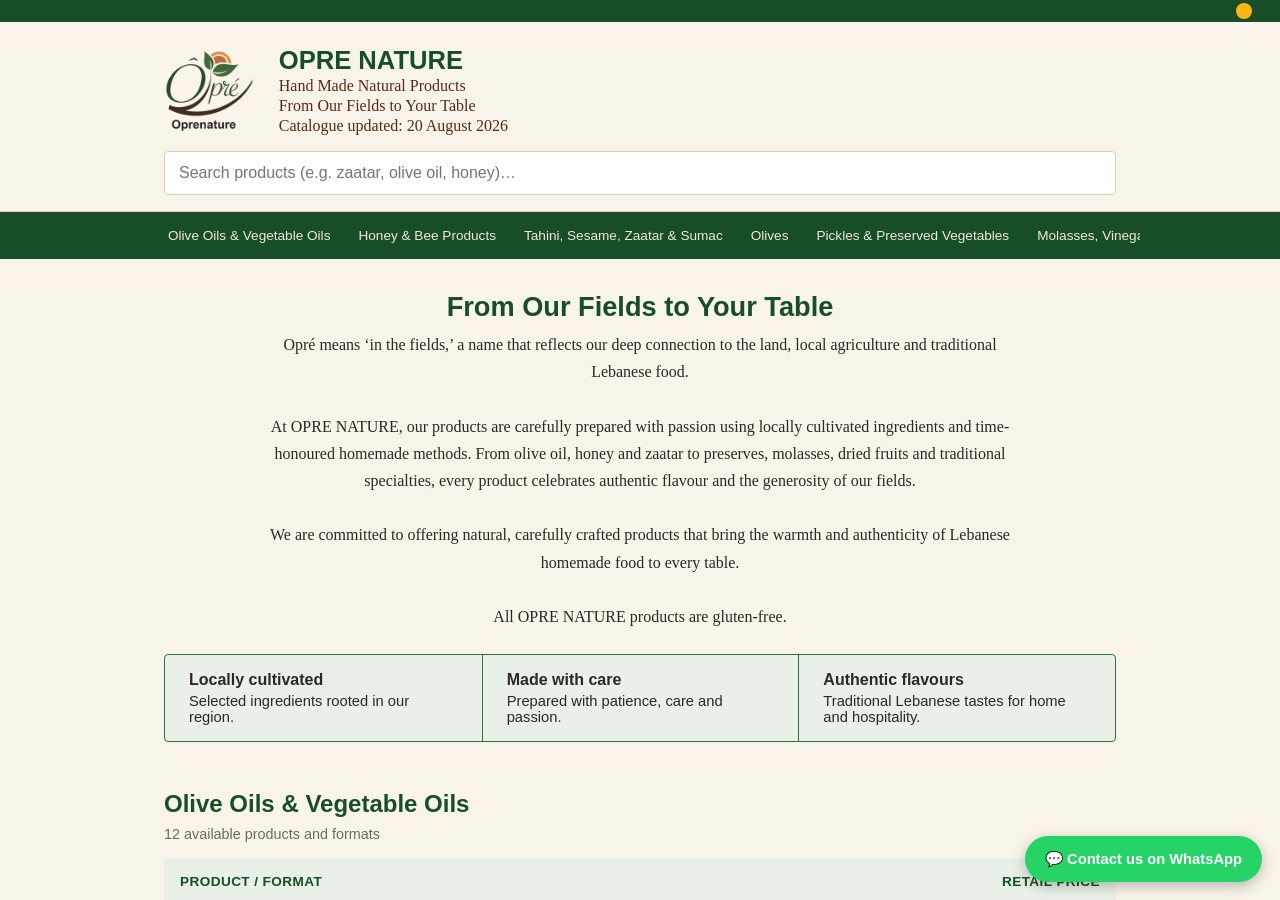
<file: index.html>
<!DOCTYPE html>
<html lang="en">
<head>
<meta charset="UTF-8" />
<meta http-equiv="refresh" content="0; url=public/index.html" />
<title>OPRE NATURE — Product Catalogue</title>
<link rel="canonical" href="public/index.html" />
</head>
<body>
<p>Redirecting to the <a href="public/index.html">OPRE NATURE product catalogue</a>…</p>
</body>
</html>
</file>
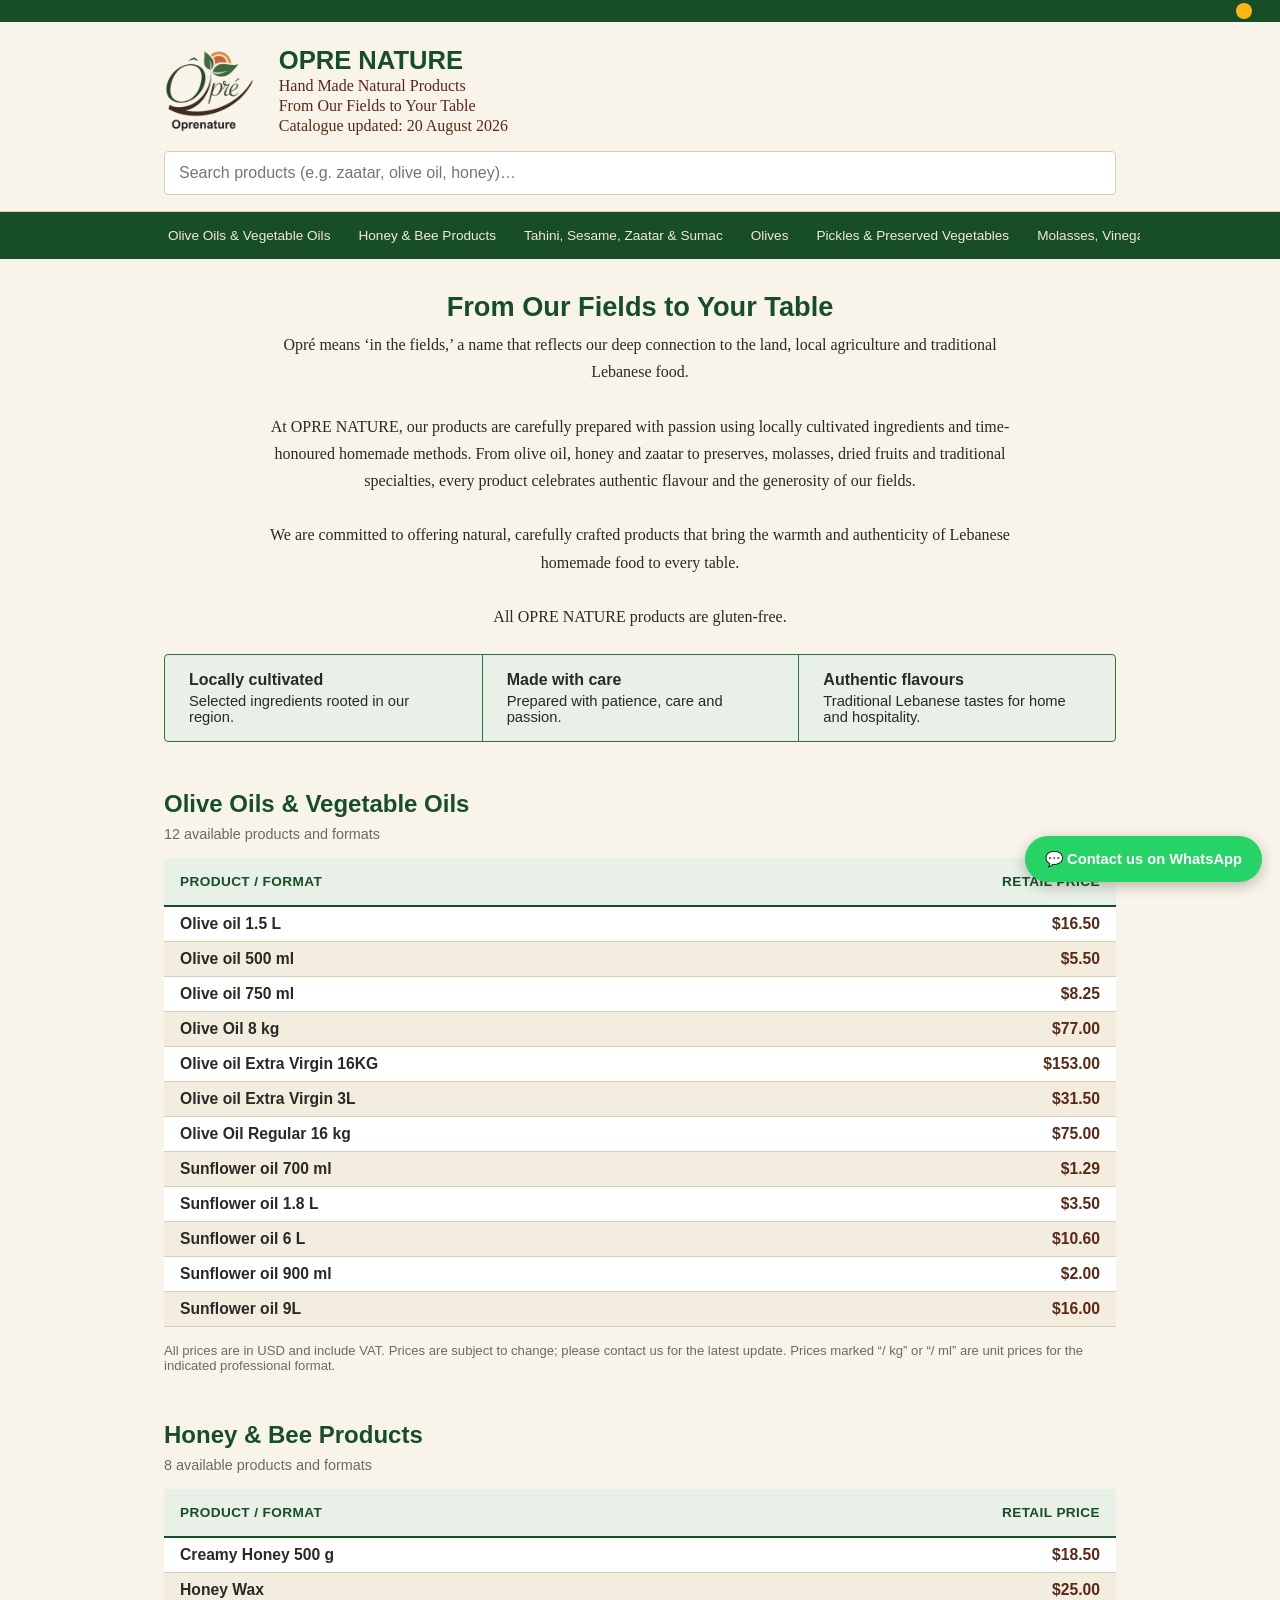
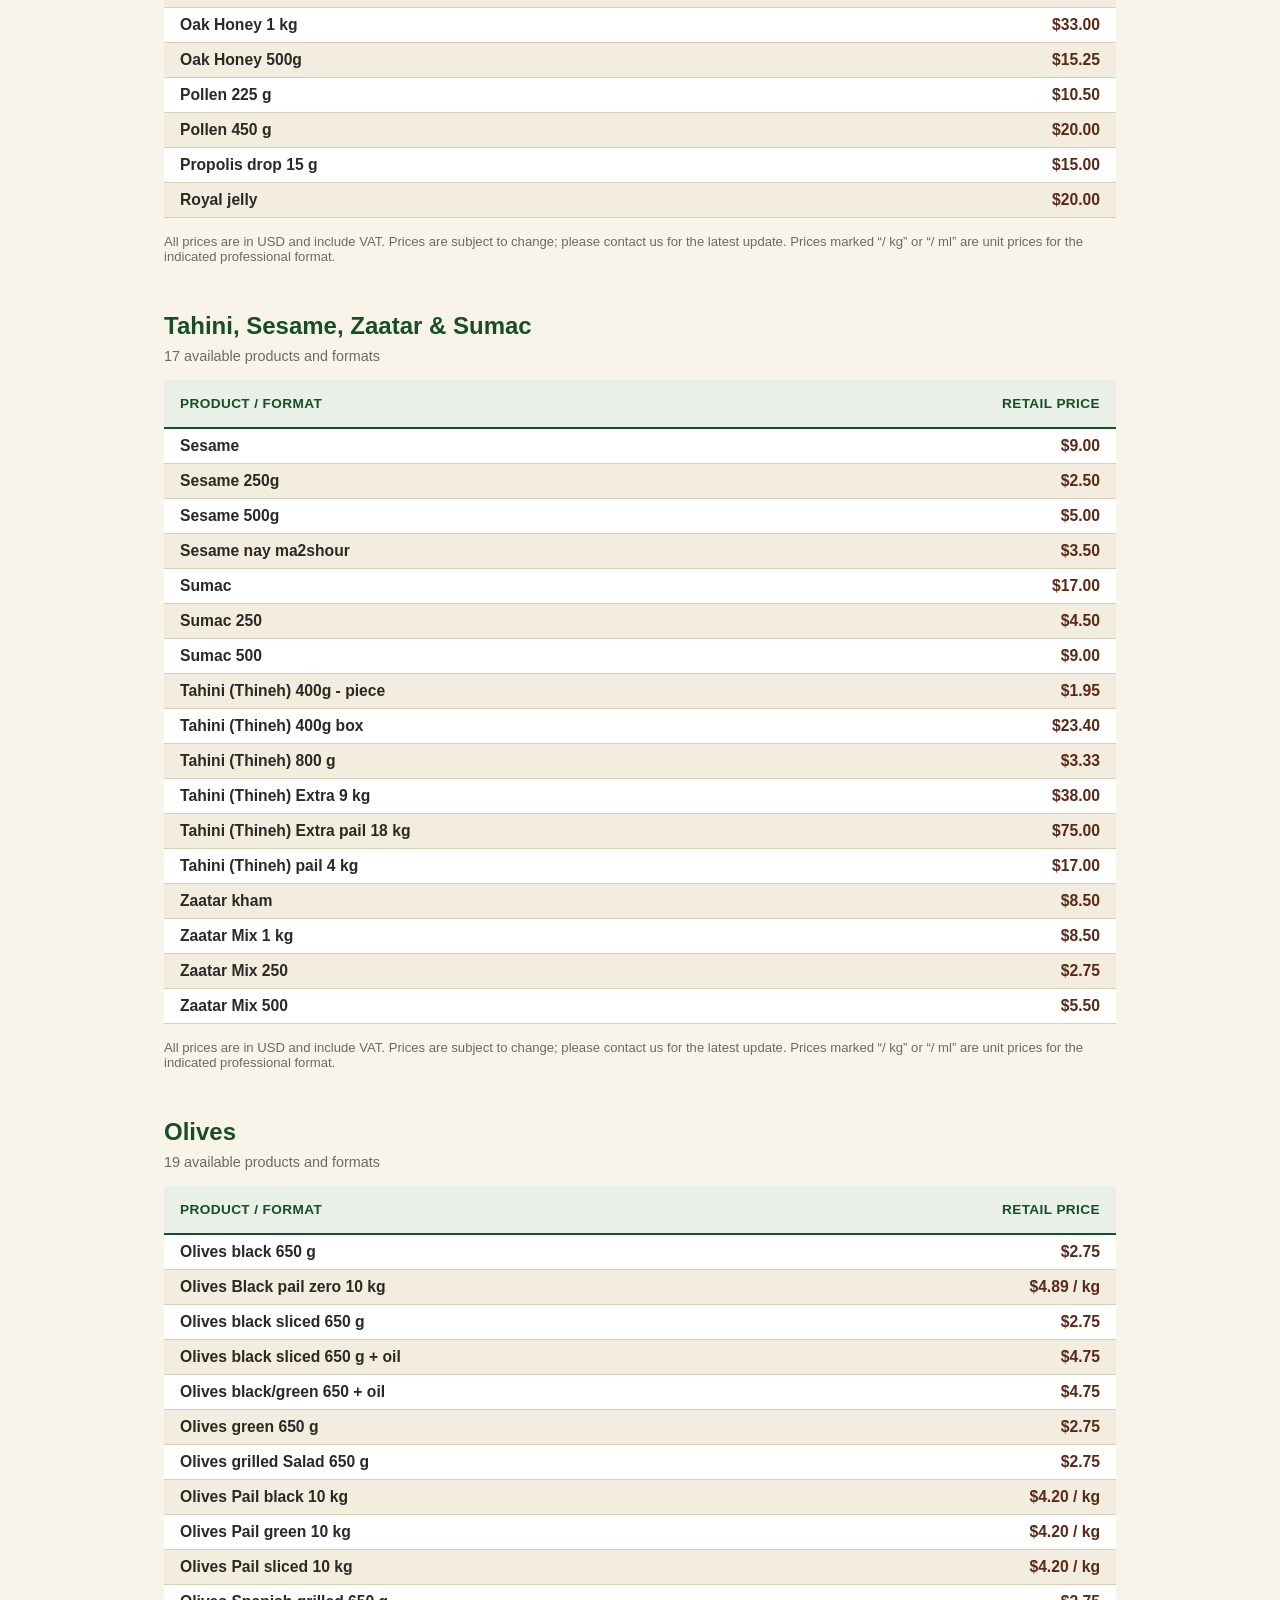
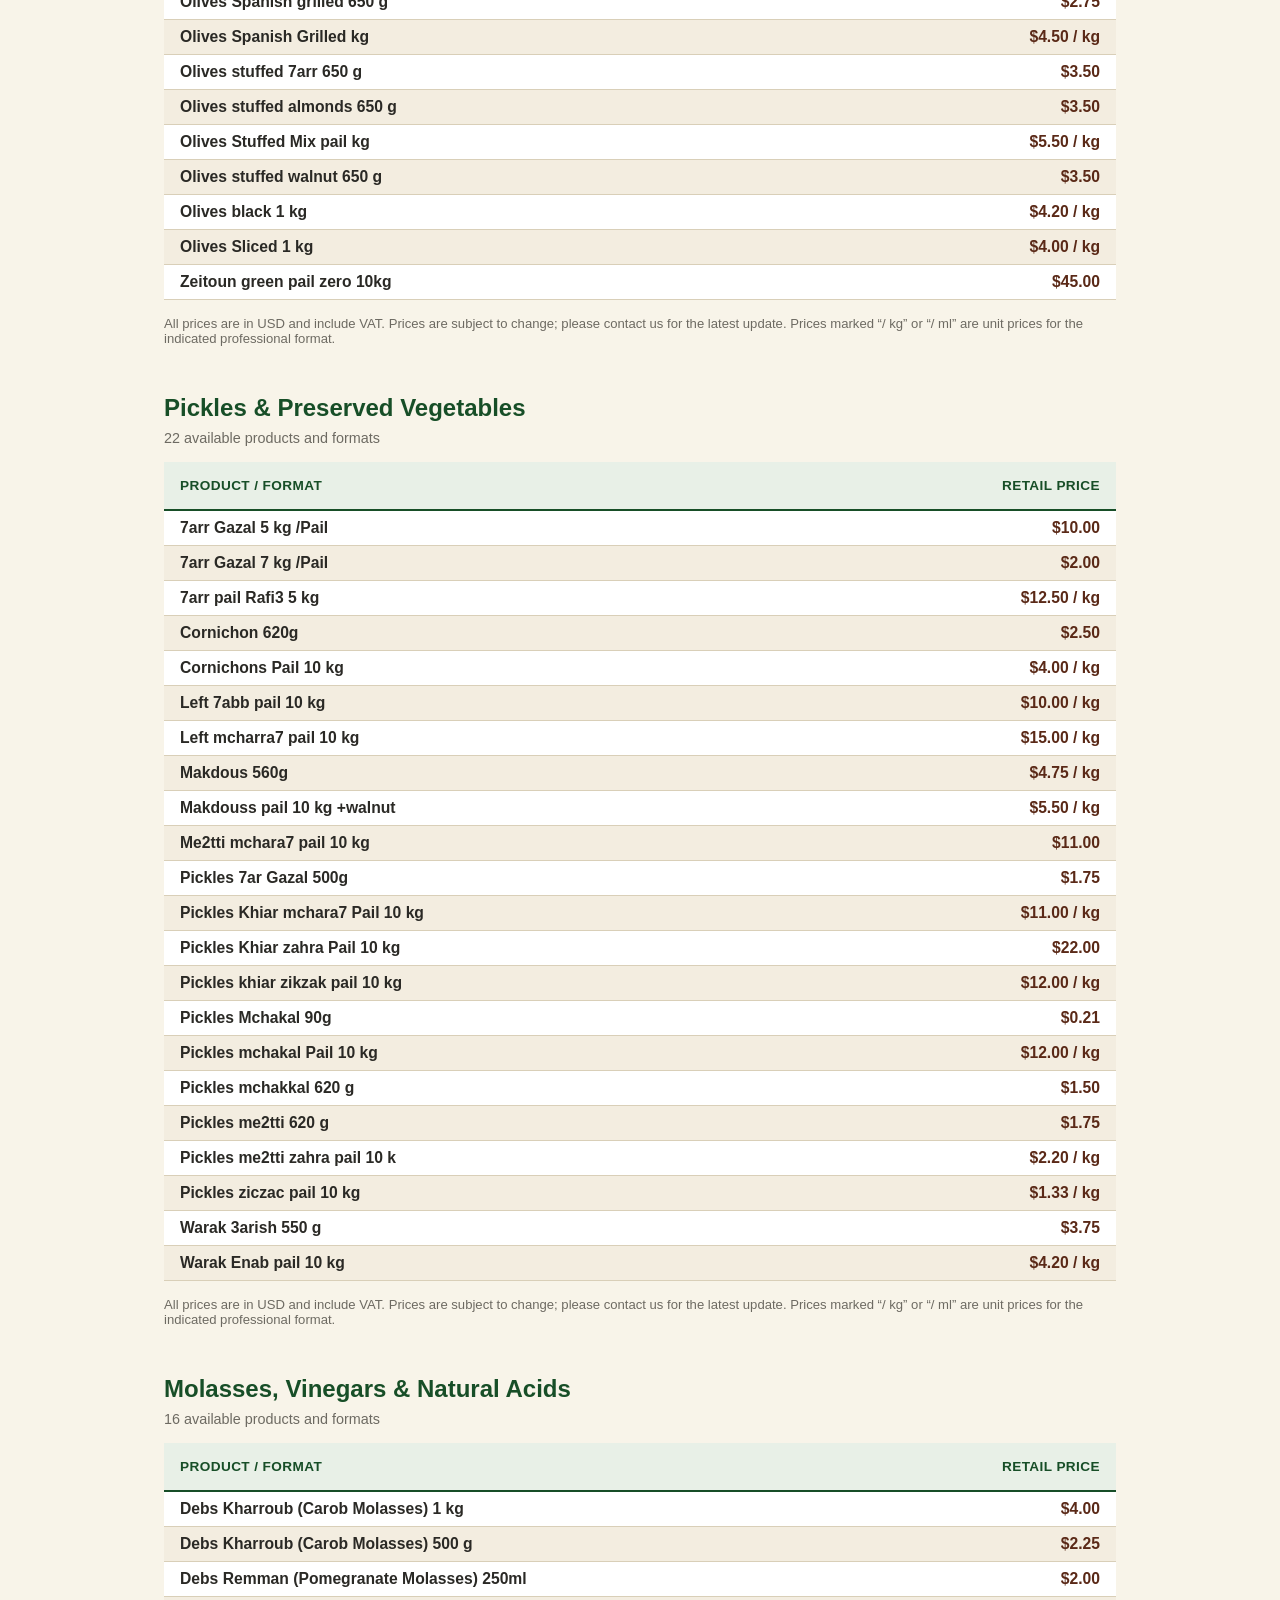
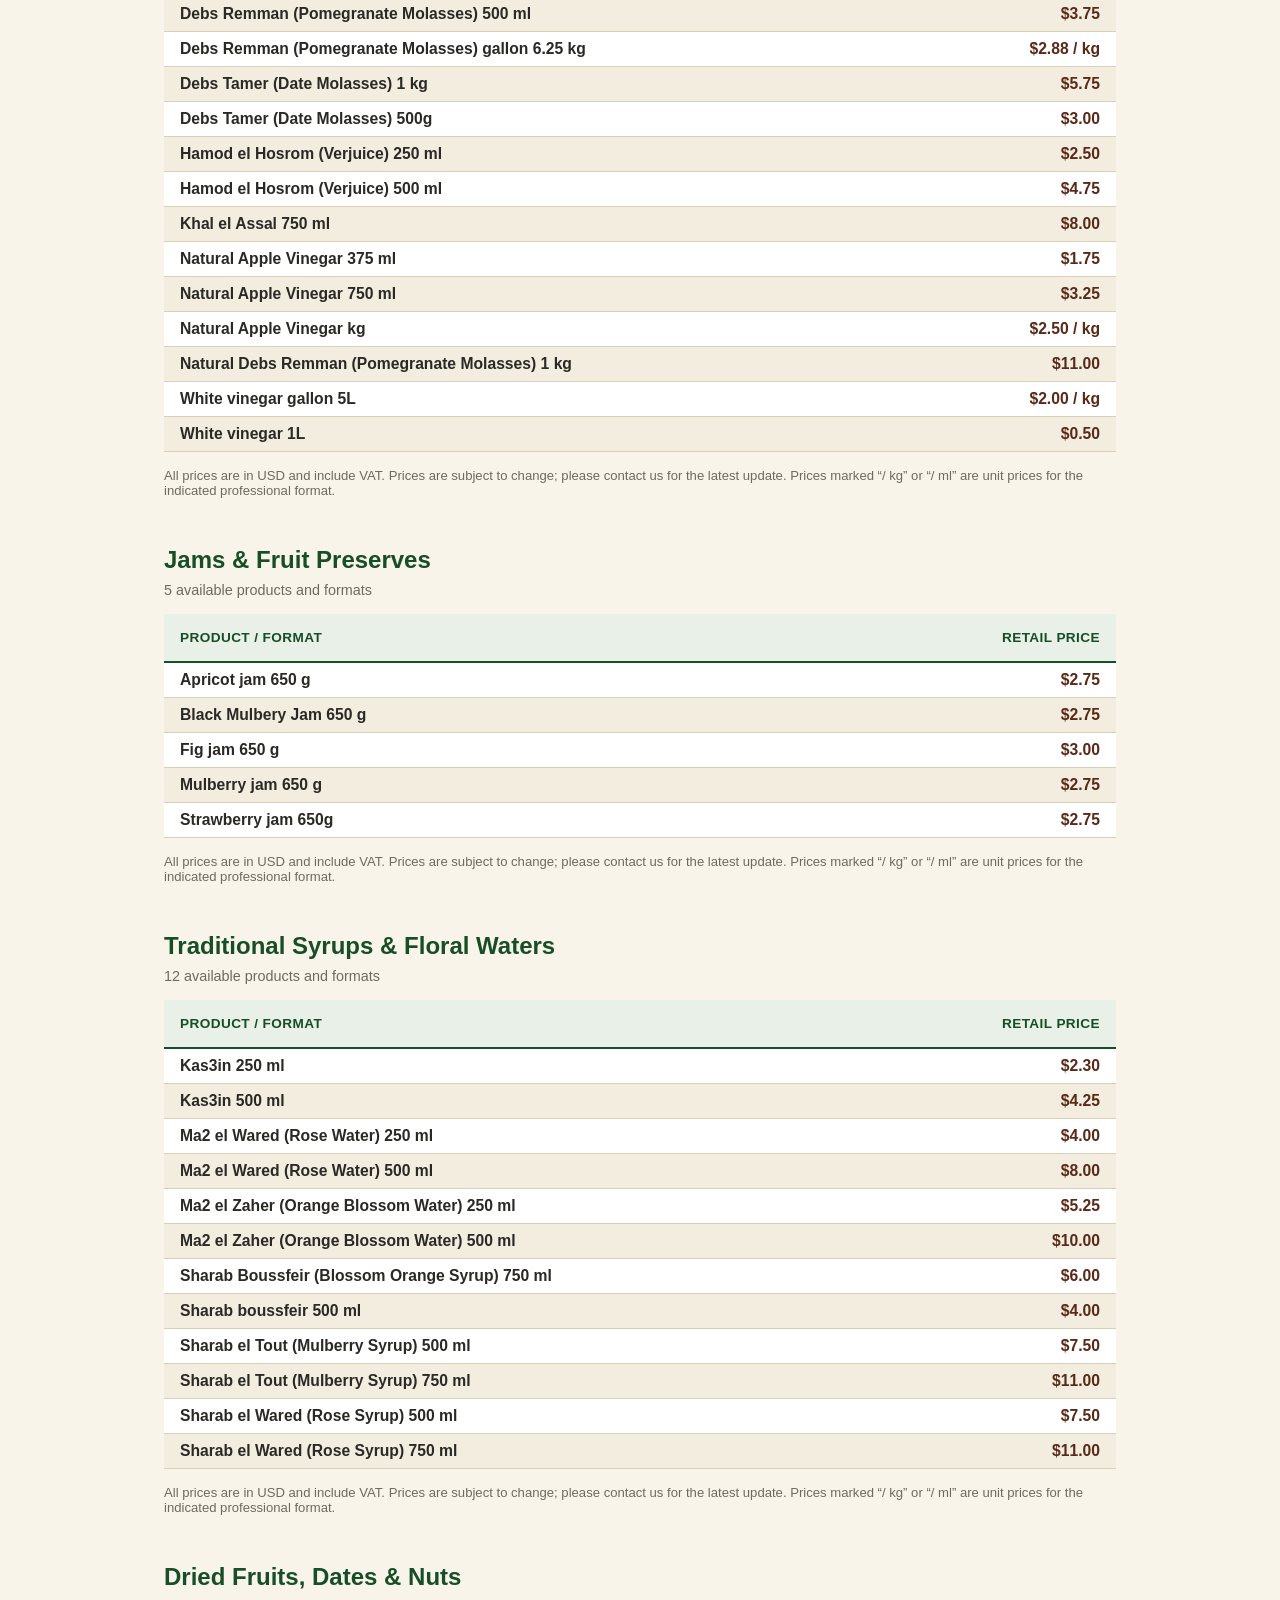
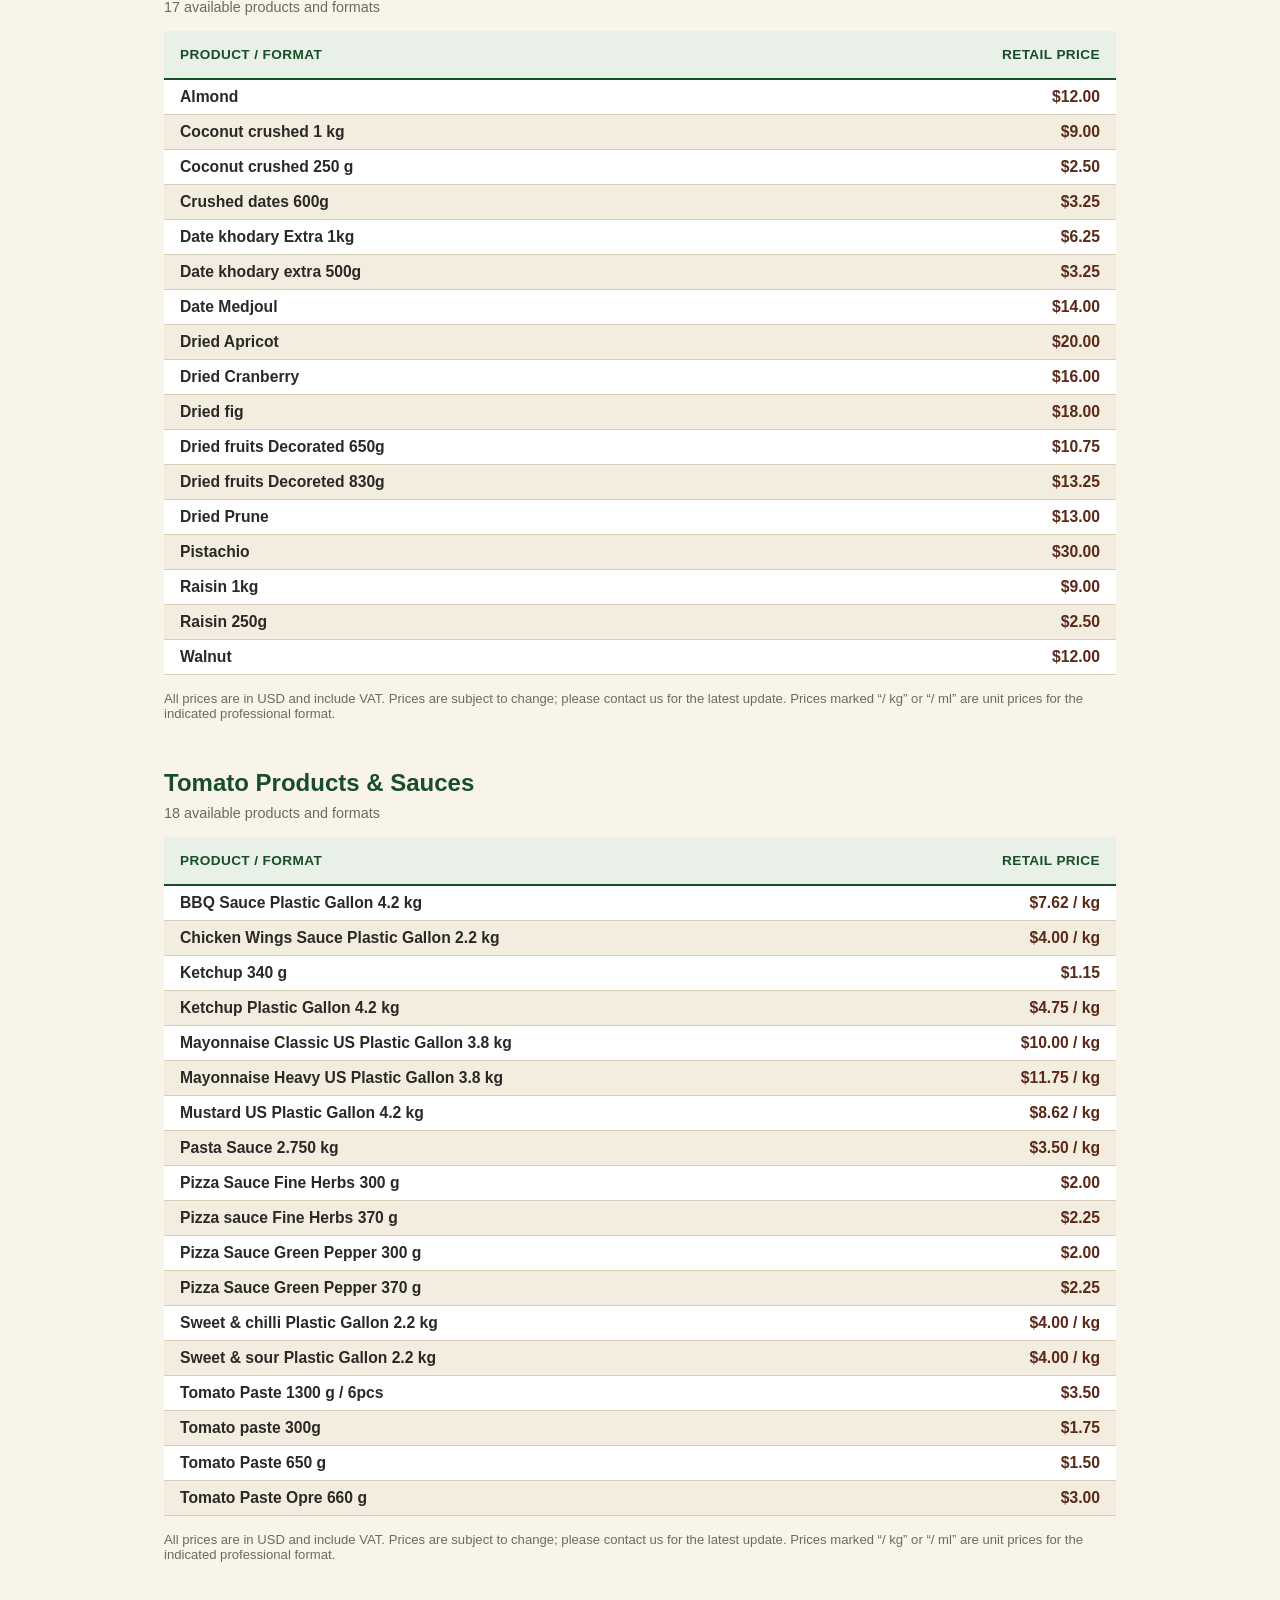
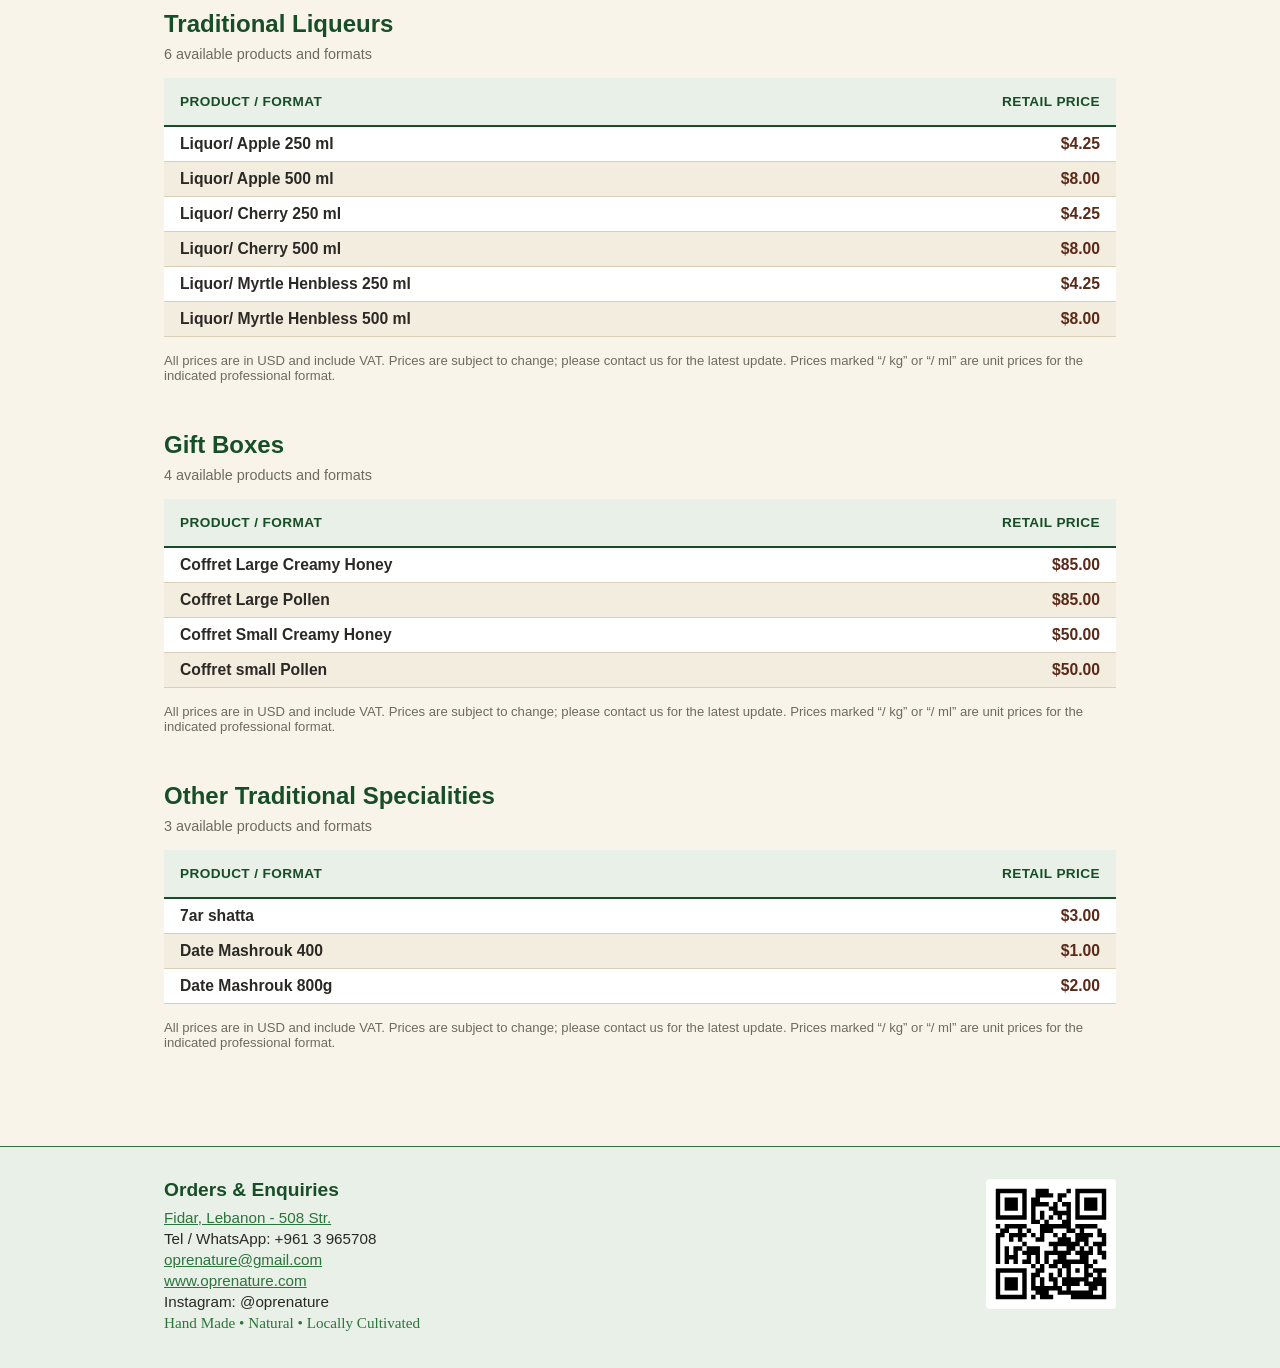
<file: public/index.html>
<!DOCTYPE html>
<html lang="en">
<head>
<meta charset="UTF-8" />
<meta name="viewport" content="width=device-width, initial-scale=1" />
<title>OPRE NATURE — Product Catalogue</title>
<meta name="description" content="OPRE NATURE hand made natural Lebanese products — olive oil, honey, zaatar, olives, preserves and more. From our fields to your table." />
<link rel="icon" href="assets/opre-logo-sm.png" />
<link rel="stylesheet" href="../css/theme.css" />
<link rel="stylesheet" href="../css/public.css" />
</head>
<body>
<a class="opre-skip-link" href="#opre-main">Skip to catalogue</a>
<div class="opre-topbar"><span class="opre-dot" aria-hidden="true"></span></div>

<header class="opre-header">
  <div class="opre-header-inner">
    <img class="opre-logo" src="assets/opre-logo.png" alt="OPRE NATURE logo" />
    <div class="opre-header-text">
      <h1>OPRE NATURE</h1>
      <p class="opre-tagline-brown">Hand Made Natural Products</p>
      <p class="opre-tagline-green">From Our Fields to Your Table</p>
      <p class="opre-updated-date" id="opre-updated-date"></p>
    </div>
  </div>
  <form class="opre-search-bar" role="search" onsubmit="return false">
    <label for="opre-search" class="visually-hidden">Search products</label>
    <input type="search" id="opre-search" placeholder="Search products (e.g. zaatar, olive oil, honey)…" autocomplete="off" />
  </form>
</header>

<nav class="opre-category-nav" aria-label="Product categories">
  <div class="opre-category-nav-inner" id="opre-category-nav-inner"></div>
</nav>

<main class="opre-main" id="opre-main">
  <section class="opre-about" aria-labelledby="opre-about-h">
    <div class="opre-about-inner">
      <h2 id="opre-about-h" class="opre-heading">From Our Fields to Your Table</h2>
      <p class="opre-body-serif" id="opre-about-text"></p>
    </div>
    <div class="opre-feature-grid">
      <div>
        <h3>Locally cultivated</h3>
        <p>Selected ingredients rooted in our region.</p>
      </div>
      <div>
        <h3>Made with care</h3>
        <p>Prepared with patience, care and passion.</p>
      </div>
      <div>
        <h3>Authentic flavours</h3>
        <p>Traditional Lebanese tastes for home and hospitality.</p>
      </div>
    </div>
  </section>

  <p class="opre-no-results" id="opre-no-results" hidden>No products match your search.</p>

  <div id="opre-category-sections"></div>
</main>

<footer class="opre-footer">
  <div class="opre-footer-inner">
    <div class="opre-footer-contact">
      <h2>Orders &amp; Enquiries</h2>
      <p><a id="opre-contact-address" href="#" target="_blank" rel="noopener"></a></p>
      <p id="opre-contact-phone"></p>
      <p><a id="opre-contact-email" href="#"></a></p>
      <p><a id="opre-contact-website" href="#" target="_blank" rel="noopener"></a></p>
      <p id="opre-contact-instagram"></p>
      <p class="opre-footer-tag">Hand Made • Natural • Locally Cultivated</p>
    </div>
    <div>
      <div class="opre-qr-box" id="opre-qr-box"></div>
      <p class="opre-meta" id="opre-qr-warning" hidden>Public catalogue link not yet configured — set it in the admin dashboard to show a QR code here.</p>
    </div>
  </div>
</footer>

<a class="opre-whatsapp-fab" id="opre-whatsapp-fab" target="_blank" rel="noopener" aria-label="Contact us on WhatsApp">💬 Contact us on WhatsApp</a>

<script src="../vendor/qrcode.js"></script>
<script src="../js/catalogue-data.js"></script>
<script src="../js/data-store.js"></script>
<script src="../js/qr.js"></script>
<script src="../js/public.js"></script>
</body>
</html>
</file>
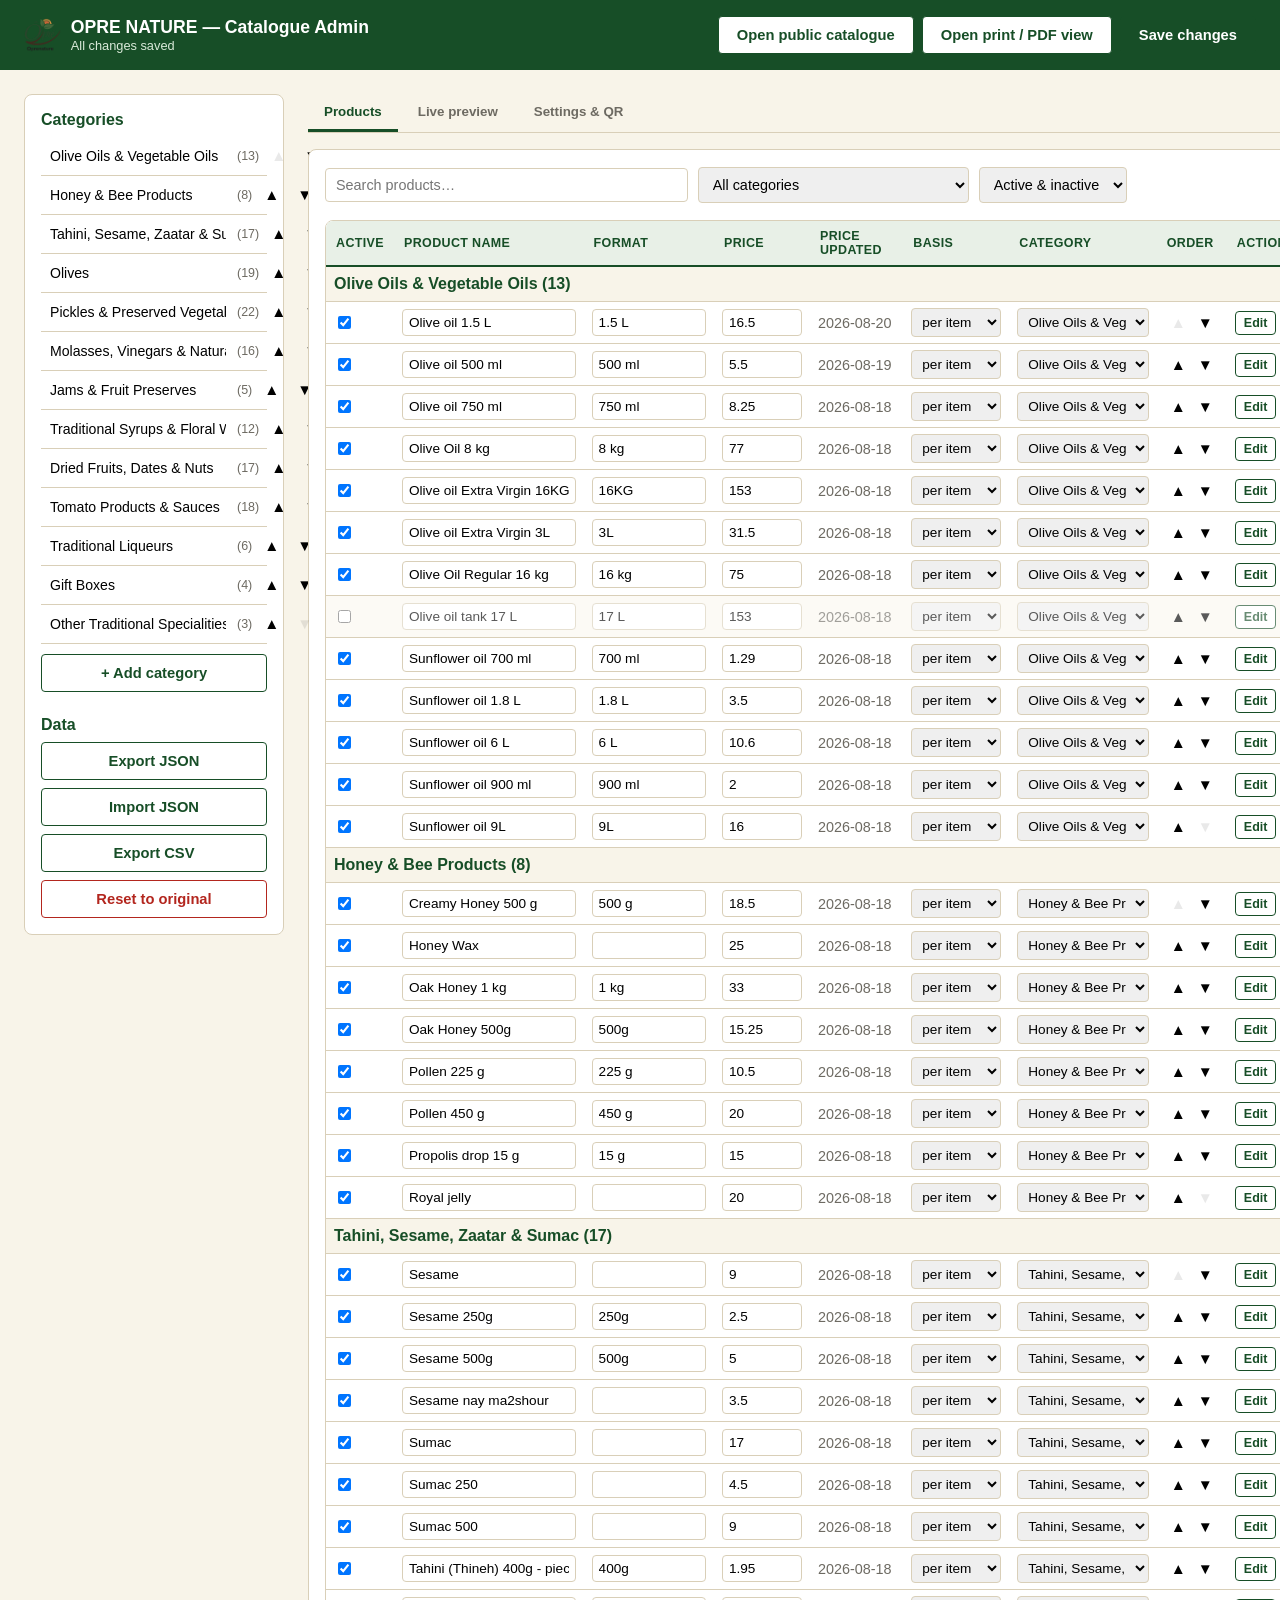
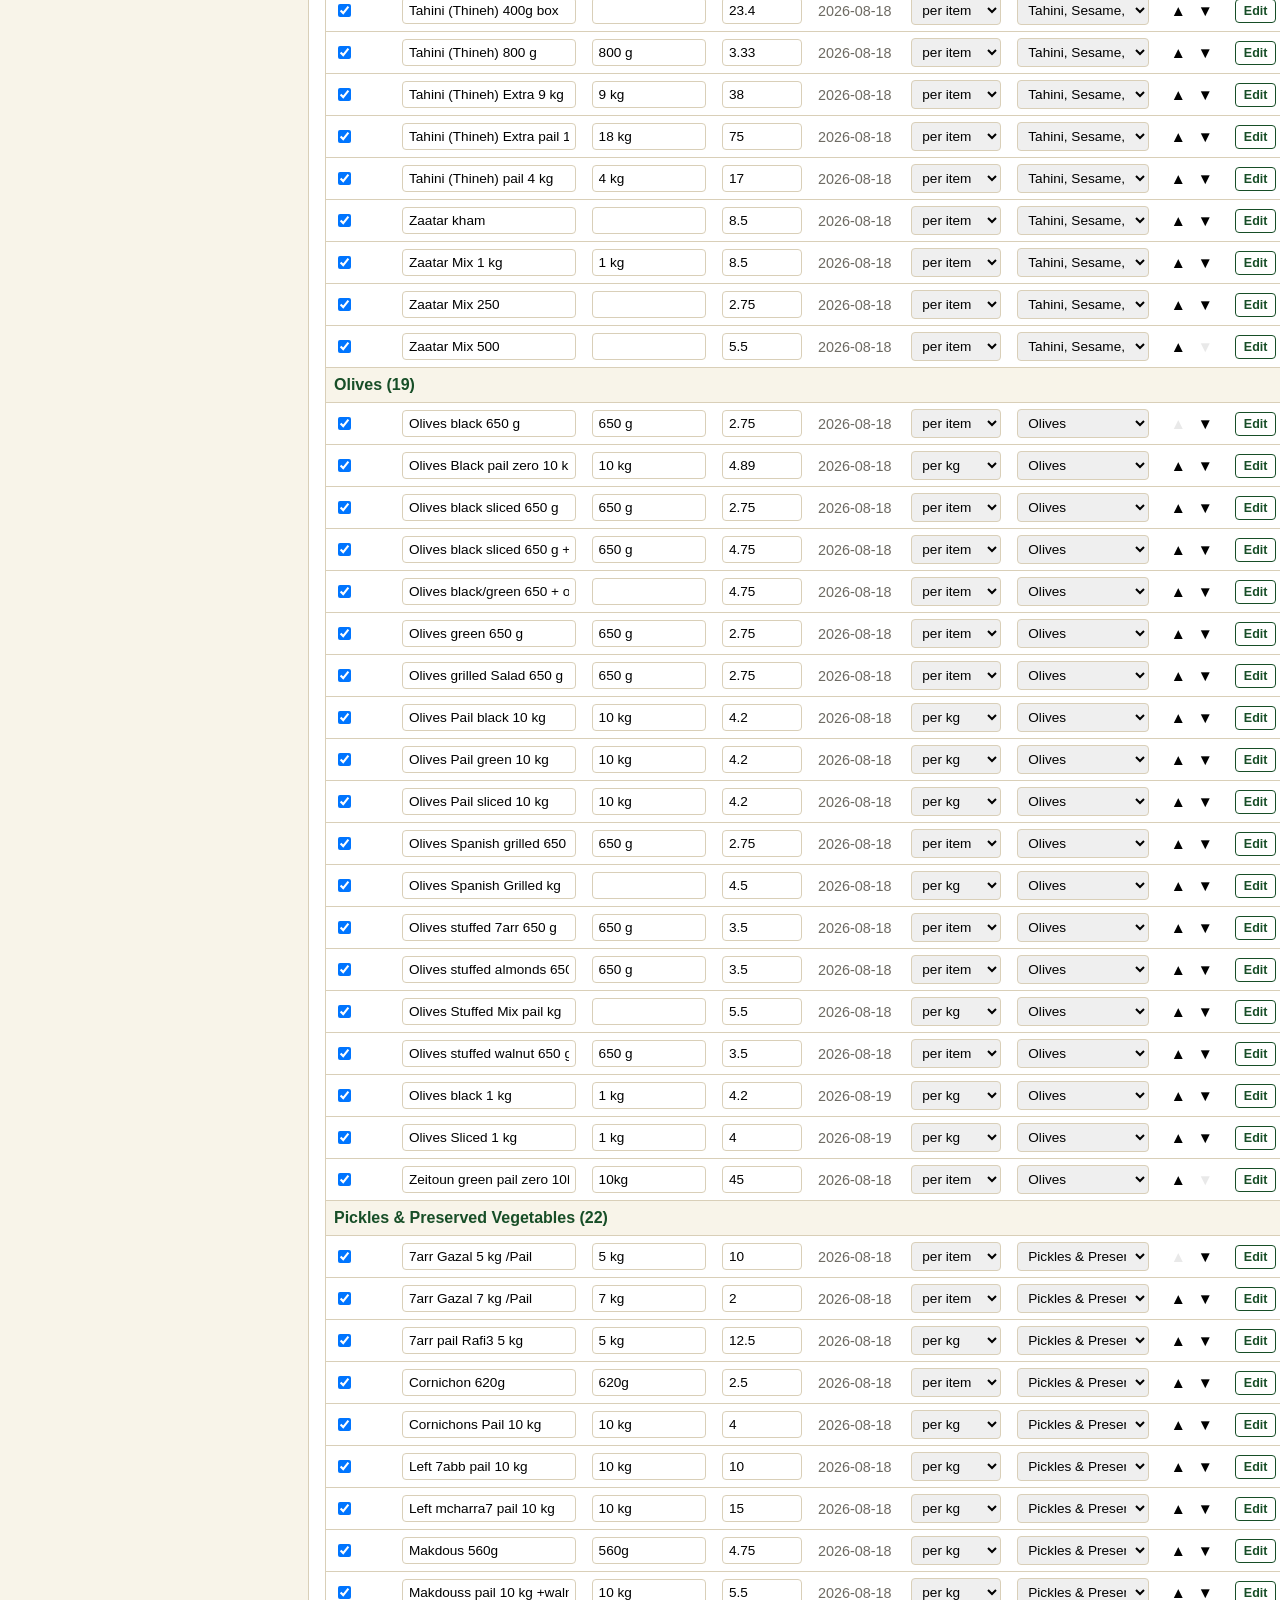
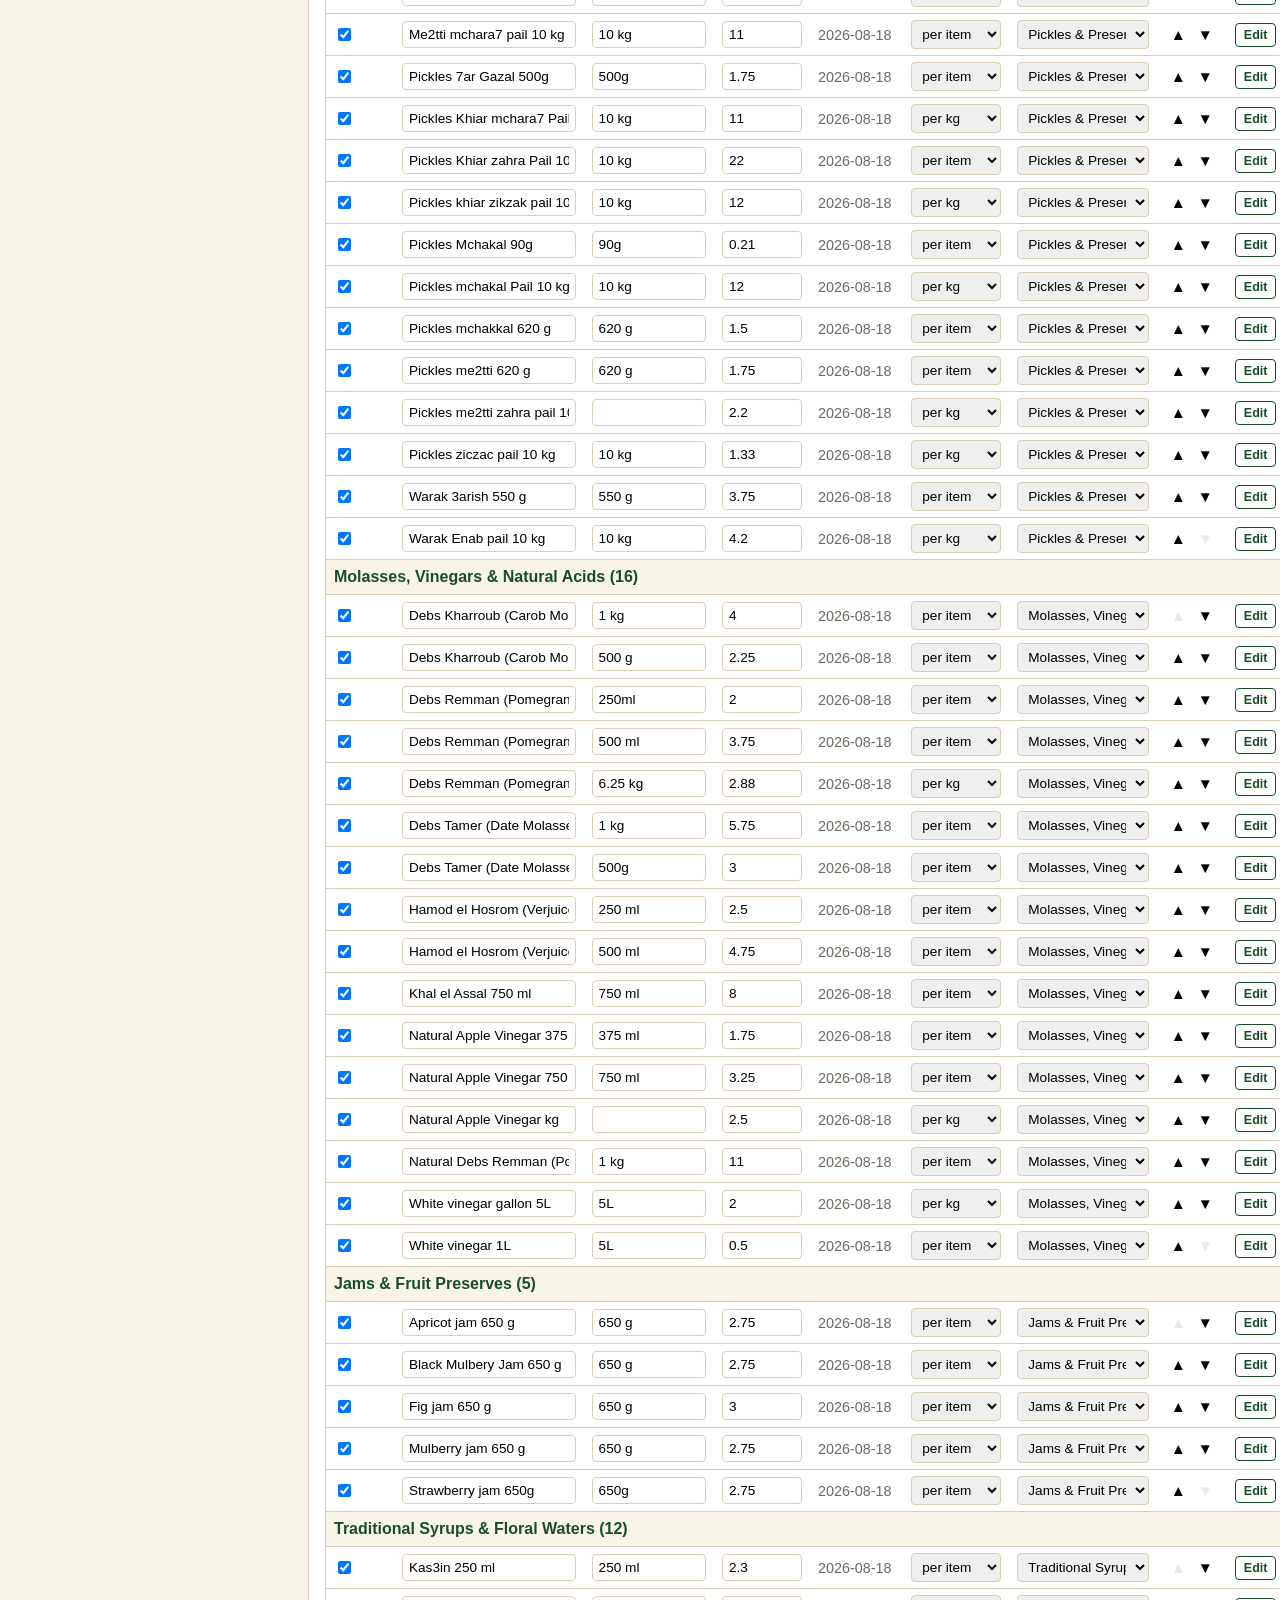
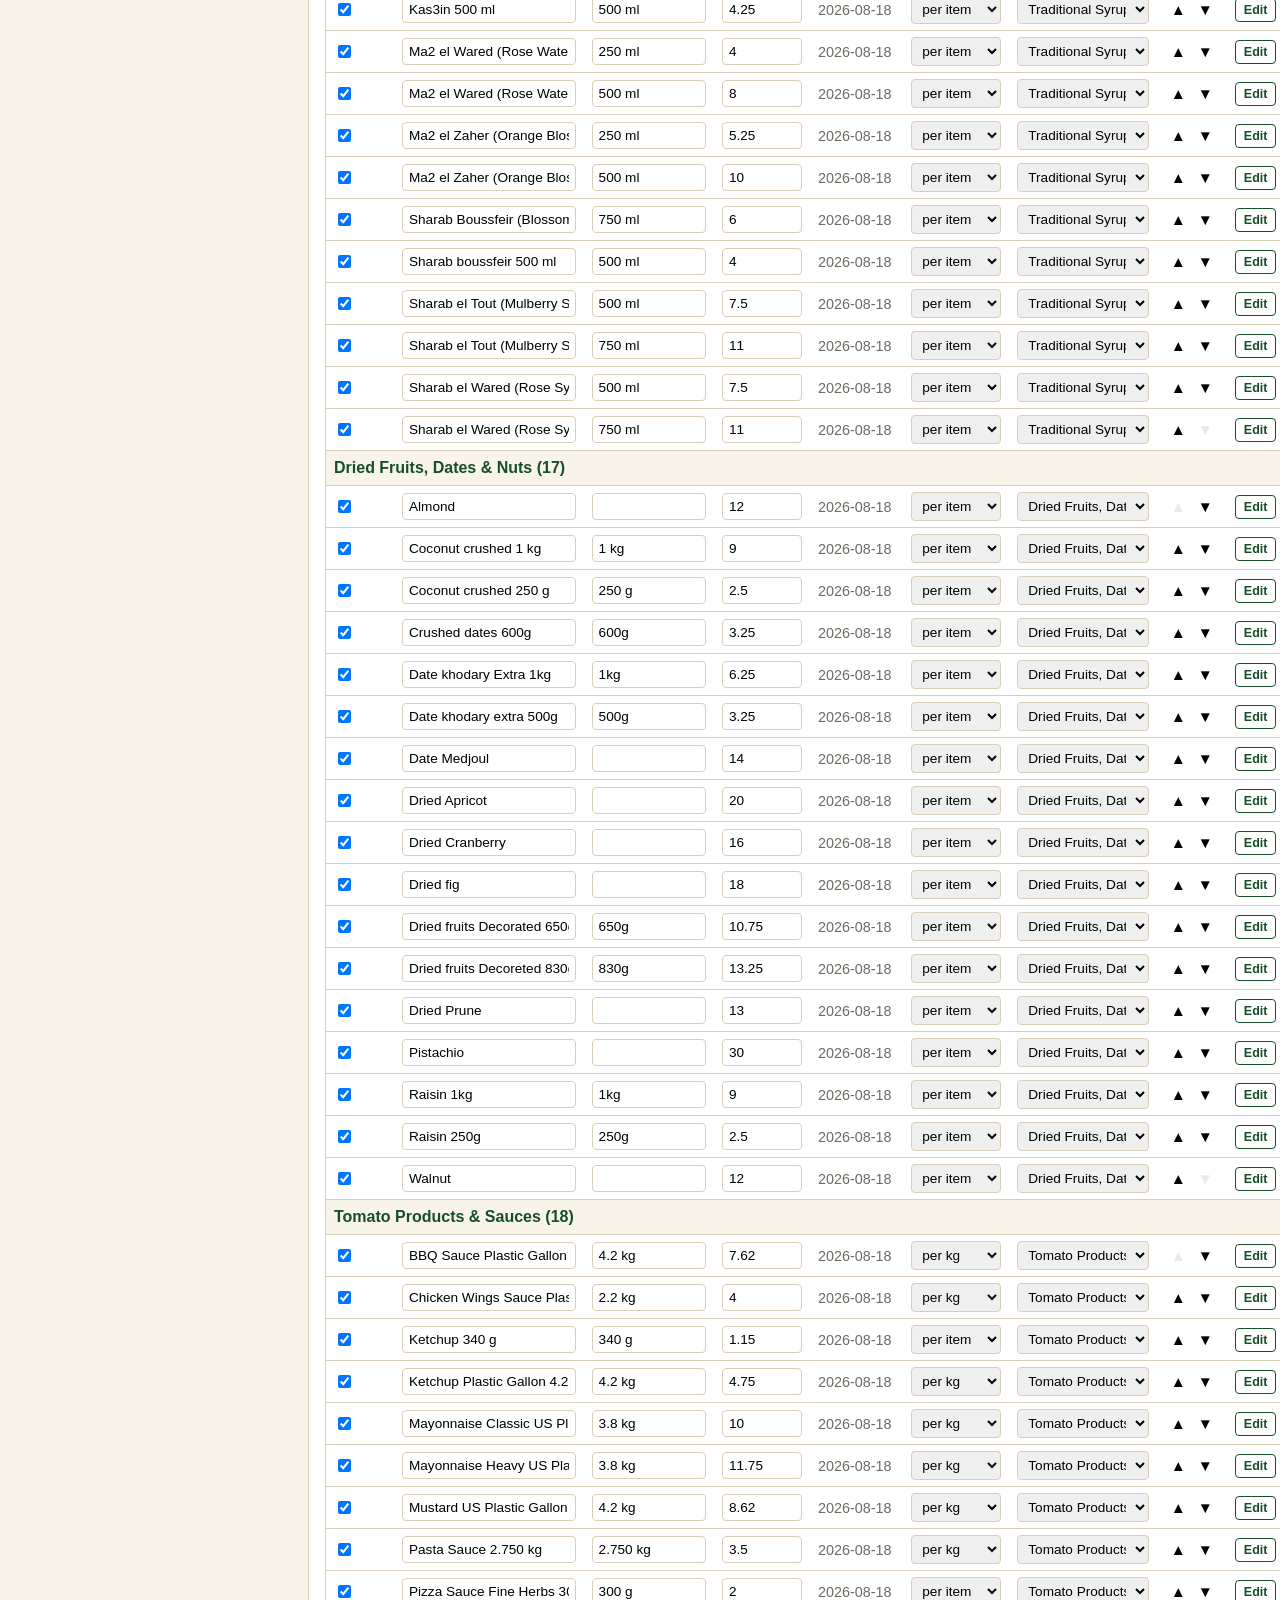
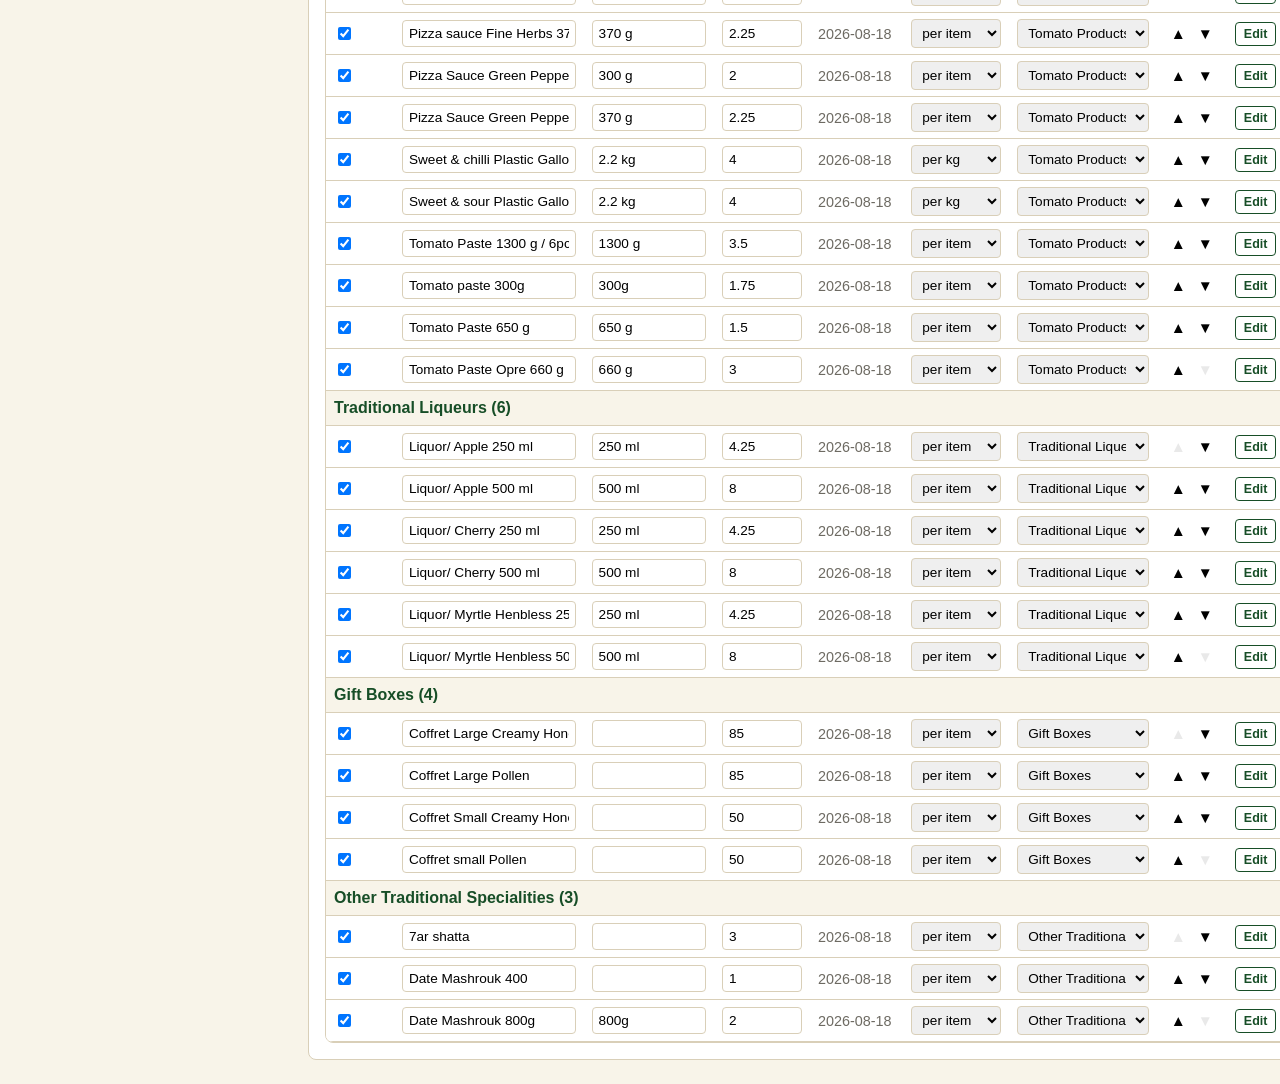
<file: public/admin.html>
<!DOCTYPE html>
<html lang="en">
<head>
<meta charset="UTF-8" />
<meta name="viewport" content="width=device-width, initial-scale=1" />
<title>OPRE NATURE — Catalogue Admin</title>
<link rel="icon" href="assets/opre-logo-sm.png" />
<link rel="stylesheet" href="../css/theme.css" />
<link rel="stylesheet" href="../css/admin.css" />
</head>
<body>
<a class="opre-skip-link" href="#opre-admin-main">Skip to content</a>

<header class="opre-admin-header">
  <div class="opre-brand">
    <img src="assets/opre-logo-sm.png" alt="OPRE NATURE logo" />
    <div>
      <h1>OPRE NATURE — Catalogue Admin</h1>
      <div class="opre-status" id="opre-save-status">All changes saved</div>
    </div>
  </div>
  <div class="opre-admin-actions">
    <button class="opre-btn secondary" id="btn-open-public" type="button">Open public catalogue</button>
    <button class="opre-btn secondary" id="btn-open-print" type="button">Open print / PDF view</button>
    <button class="opre-btn" id="btn-save" type="button">Save changes</button>
  </div>
</header>

<main id="opre-admin-main" class="opre-admin-body">
  <aside class="opre-panel" aria-labelledby="opre-categories-h">
    <h2 id="opre-categories-h">Categories</h2>
    <ul class="opre-category-list" id="opre-category-list"></ul>
    <button class="opre-btn secondary" id="btn-add-category" type="button" style="margin-top:10px;width:100%;">+ Add category</button>

    <h2 style="margin-top:24px;">Data</h2>
    <div style="display:flex; flex-direction:column; gap:8px;">
      <button class="opre-btn secondary" id="btn-export-json" type="button">Export JSON</button>
      <button class="opre-btn secondary" id="btn-import-json" type="button">Import JSON</button>
      <input type="file" id="opre-import-file" accept="application/json" class="visually-hidden" />
      <button class="opre-btn secondary" id="btn-export-csv" type="button">Export CSV</button>
      <button class="opre-btn danger" id="btn-reset" type="button">Reset to original</button>
    </div>
  </aside>

  <section>
    <div class="opre-tabs" role="tablist" aria-label="Admin sections">
      <button role="tab" id="tab-btn-products" aria-controls="tab-products" aria-selected="true" class="is-active" type="button">Products</button>
      <button role="tab" id="tab-btn-preview" aria-controls="tab-preview" aria-selected="false" type="button">Live preview</button>
      <button role="tab" id="tab-btn-settings" aria-controls="tab-settings" aria-selected="false" type="button">Settings &amp; QR</button>
    </div>

    <div id="tab-products" role="tabpanel" aria-labelledby="tab-btn-products" class="opre-tab-panel">
      <div class="opre-panel">
        <div class="opre-toolbar">
          <label for="opre-admin-search" class="visually-hidden">Search products</label>
          <input type="search" id="opre-admin-search" placeholder="Search products…" />
          <label for="opre-filter-category" class="visually-hidden">Filter by category</label>
          <select id="opre-filter-category">
            <option value="">All categories</option>
          </select>
          <label for="opre-filter-status" class="visually-hidden">Filter by status</label>
          <select id="opre-filter-status">
            <option value="">Active &amp; inactive</option>
            <option value="active">Active only</option>
            <option value="inactive">Inactive only</option>
          </select>
          <span class="opre-spacer"></span>
          <button class="opre-btn" id="btn-add-product" type="button">+ Add product</button>
        </div>

        <div class="opre-table-scroll">
          <table class="opre-admin-table">
            <thead>
              <tr>
                <th scope="col">Active</th>
                <th scope="col">Product name</th>
                <th scope="col">Format</th>
                <th scope="col">Price</th>
                <th scope="col">Price updated</th>
                <th scope="col">Basis</th>
                <th scope="col">Category</th>
                <th scope="col">Order</th>
                <th scope="col">Actions</th>
              </tr>
            </thead>
            <tbody id="opre-product-tbody"></tbody>
          </table>
        </div>
      </div>
    </div>

    <div id="tab-preview" role="tabpanel" aria-labelledby="tab-btn-preview" class="opre-tab-panel" hidden>
      <div class="opre-panel">
        <h2>Live customer-facing preview</h2>
        <p class="opre-meta">Reflects your unsaved edits. Save changes to make them visible outside this preview.</p>
        <iframe class="opre-preview-frame" id="opre-preview-frame" title="Live catalogue preview"></iframe>
      </div>
    </div>

    <div id="tab-settings" role="tabpanel" aria-labelledby="tab-btn-settings" class="opre-tab-panel" hidden>
      <div class="opre-panel" style="margin-bottom:16px;">
        <h2>Public catalogue &amp; QR code</h2>
        <div class="opre-field-row">
          <label for="opre-public-url">Public catalogue URL (publicCatalogueUrl)</label>
          <input type="url" id="opre-public-url" placeholder="https://www.oprenature.com/catalogue" />
          <div class="opre-url-status" id="opre-url-status"></div>
        </div>
        <div id="opre-settings-qr" style="margin-top:10px;"></div>
      </div>

      <div class="opre-panel" style="margin-bottom:16px;">
        <h2>Publish to GitHub</h2>
        <p class="opre-meta">Pushes your catalogue straight to GitHub so it goes live on the public link — no JSON export/import needed. Requires a one-time setup: a GitHub personal access token scoped to <strong>only this repository</strong> ("Contents: Read and write"). Create one at <a href="https://github.com/settings/tokens?type=beta" target="_blank" rel="noopener">github.com/settings/tokens</a>, then paste it below. It's saved only in this browser.</p>
        <div class="opre-field-grid">
          <div class="opre-field-row"><label for="gh-owner">Repo owner (GitHub username/org)</label><input type="text" id="gh-owner" placeholder="OPRENATURELB" /></div>
          <div class="opre-field-row"><label for="gh-repo">Repo name</label><input type="text" id="gh-repo" placeholder="opre-nature-catalogue" /></div>
          <div class="opre-field-row"><label for="gh-branch">Branch</label><input type="text" id="gh-branch" placeholder="master" /></div>
          <div class="opre-field-row"><label for="gh-token">Access token</label><input type="password" id="gh-token" placeholder="github_pat_…" autocomplete="off" /></div>
        </div>
        <div style="display:flex; align-items:center; gap:12px; flex-wrap:wrap;">
          <button class="opre-btn" id="btn-publish-github" type="button">🚀 Publish to GitHub Pages</button>
          <span class="opre-meta" id="publish-status"></span>
        </div>
      </div>

      <div class="opre-panel">
        <h2>Company &amp; contact details</h2>
        <div class="opre-field-grid">
          <div class="opre-field-row"><label for="s-companyName">Company name</label><input type="text" id="s-companyName" /></div>
          <div class="opre-field-row"><label for="s-tagline">Tagline</label><input type="text" id="s-tagline" /></div>
          <div class="opre-field-row"><label for="s-address">Address</label><input type="text" id="s-address" /></div>
          <div class="opre-field-row"><label for="s-mapUrl">Location map link</label><input type="text" id="s-mapUrl" placeholder="https://maps.app.goo.gl/…" /></div>
          <div class="opre-field-row"><label for="s-phone">Phone / WhatsApp</label><input type="text" id="s-phone" /></div>
          <div class="opre-field-row"><label for="s-email">Email</label><input type="text" id="s-email" /></div>
          <div class="opre-field-row"><label for="s-website">Website</label><input type="text" id="s-website" /></div>
          <div class="opre-field-row"><label for="s-instagram">Instagram</label><input type="text" id="s-instagram" /></div>
        </div>
        <div class="opre-field-row">
          <label for="s-aboutText">About text</label>
          <textarea id="s-aboutText" rows="6"></textarea>
        </div>
        <div class="opre-field-row">
          <label for="s-pricingNotice">Pricing notice (footer of every print page)</label>
          <textarea id="s-pricingNotice" rows="2"></textarea>
        </div>
      </div>
    </div>
  </section>
</main>

<!-- Product edit dialog -->
<dialog class="opre-dialog" id="dlg-product">
  <form method="dialog" class="opre-dialog-body" id="form-product">
    <h2 id="dlg-product-title">Edit product</h2>
    <div class="opre-field-row">
      <label for="p-name">Product name *</label>
      <input type="text" id="p-name" required />
    </div>
    <div class="opre-field-grid">
      <div class="opre-field-row"><label for="p-lebaneseName">Lebanese / traditional name</label><input type="text" id="p-lebaneseName" /></div>
      <div class="opre-field-row"><label for="p-format">Format / package size</label><input type="text" id="p-format" /></div>
    </div>
    <div class="opre-field-row">
      <label for="p-description">Description</label>
      <textarea id="p-description"></textarea>
    </div>
    <div class="opre-field-grid">
      <div class="opre-field-row"><label for="p-category">Category *</label><select id="p-category" required></select></div>
      <div class="opre-field-row"><label for="p-basis">Price basis *</label>
        <select id="p-basis">
          <option value="item">Per item</option>
          <option value="kg">Per kilogram (kg)</option>
          <option value="ml">Per millilitre (ml)</option>
        </select>
      </div>
    </div>
    <div class="opre-field-grid">
      <div class="opre-field-row"><label for="p-price">Price (USD) *</label><input type="number" id="p-price" step="0.0001" min="0" required /></div>
      <div class="opre-field-row"><label for="p-active">Status</label>
        <select id="p-active">
          <option value="true">Active</option>
          <option value="false">Inactive</option>
        </select>
      </div>
    </div>
    <div class="opre-field-row">
      <label for="p-notes">Internal notes (not shown to customers)</label>
      <textarea id="p-notes"></textarea>
    </div>
    <div class="opre-field-row">
      <label for="p-image">Product image URL (optional)</label>
      <input type="text" id="p-image" placeholder="assets/products/example.jpg" />
    </div>
    <div class="opre-dialog-actions">
      <button type="button" class="opre-btn secondary" id="btn-product-cancel">Cancel</button>
      <button type="submit" class="opre-btn" id="btn-product-save">Save product</button>
    </div>
  </form>
</dialog>

<!-- Generic confirm dialog -->
<dialog class="opre-dialog" id="dlg-confirm">
  <div class="opre-dialog-body">
    <h2 id="dlg-confirm-title">Are you sure?</h2>
    <p id="dlg-confirm-message"></p>
    <div class="opre-dialog-actions">
      <button type="button" class="opre-btn secondary" id="btn-confirm-cancel">Cancel</button>
      <button type="button" class="opre-btn danger" id="btn-confirm-ok">Confirm</button>
    </div>
  </div>
</dialog>

<!-- Prompt dialog (category add/rename) -->
<dialog class="opre-dialog" id="dlg-prompt">
  <form method="dialog" class="opre-dialog-body" id="form-prompt">
    <h2 id="dlg-prompt-title">Category name</h2>
    <div class="opre-field-row">
      <label for="prompt-input" id="dlg-prompt-label">Name</label>
      <input type="text" id="prompt-input" required />
    </div>
    <div class="opre-dialog-actions">
      <button type="button" class="opre-btn secondary" id="btn-prompt-cancel">Cancel</button>
      <button type="submit" class="opre-btn">Save</button>
    </div>
  </form>
</dialog>

<script src="../vendor/qrcode.js"></script>
<script src="../js/catalogue-data.js"></script>
<script src="../js/data-store.js"></script>
<script src="../js/qr.js"></script>
<script src="../js/publish.js"></script>
<script src="../js/admin.js"></script>
</body>
</html>
</file>
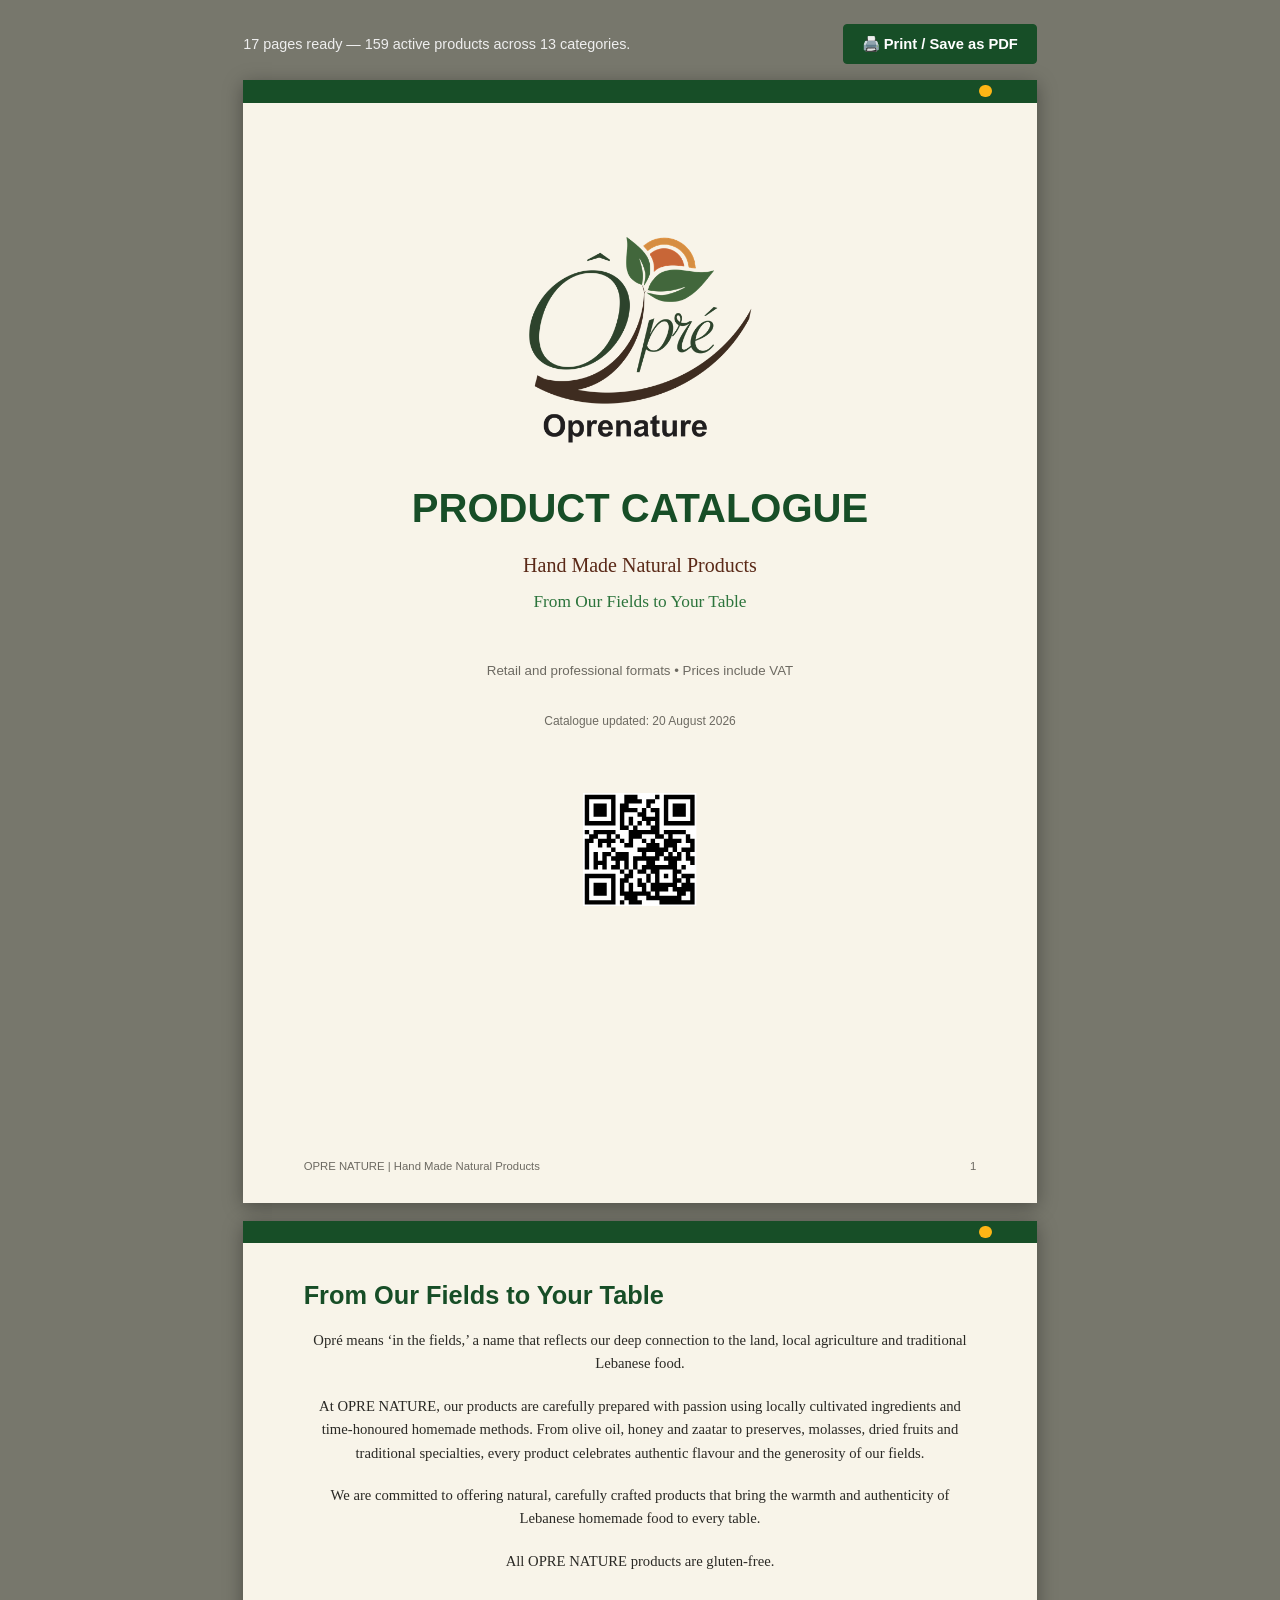
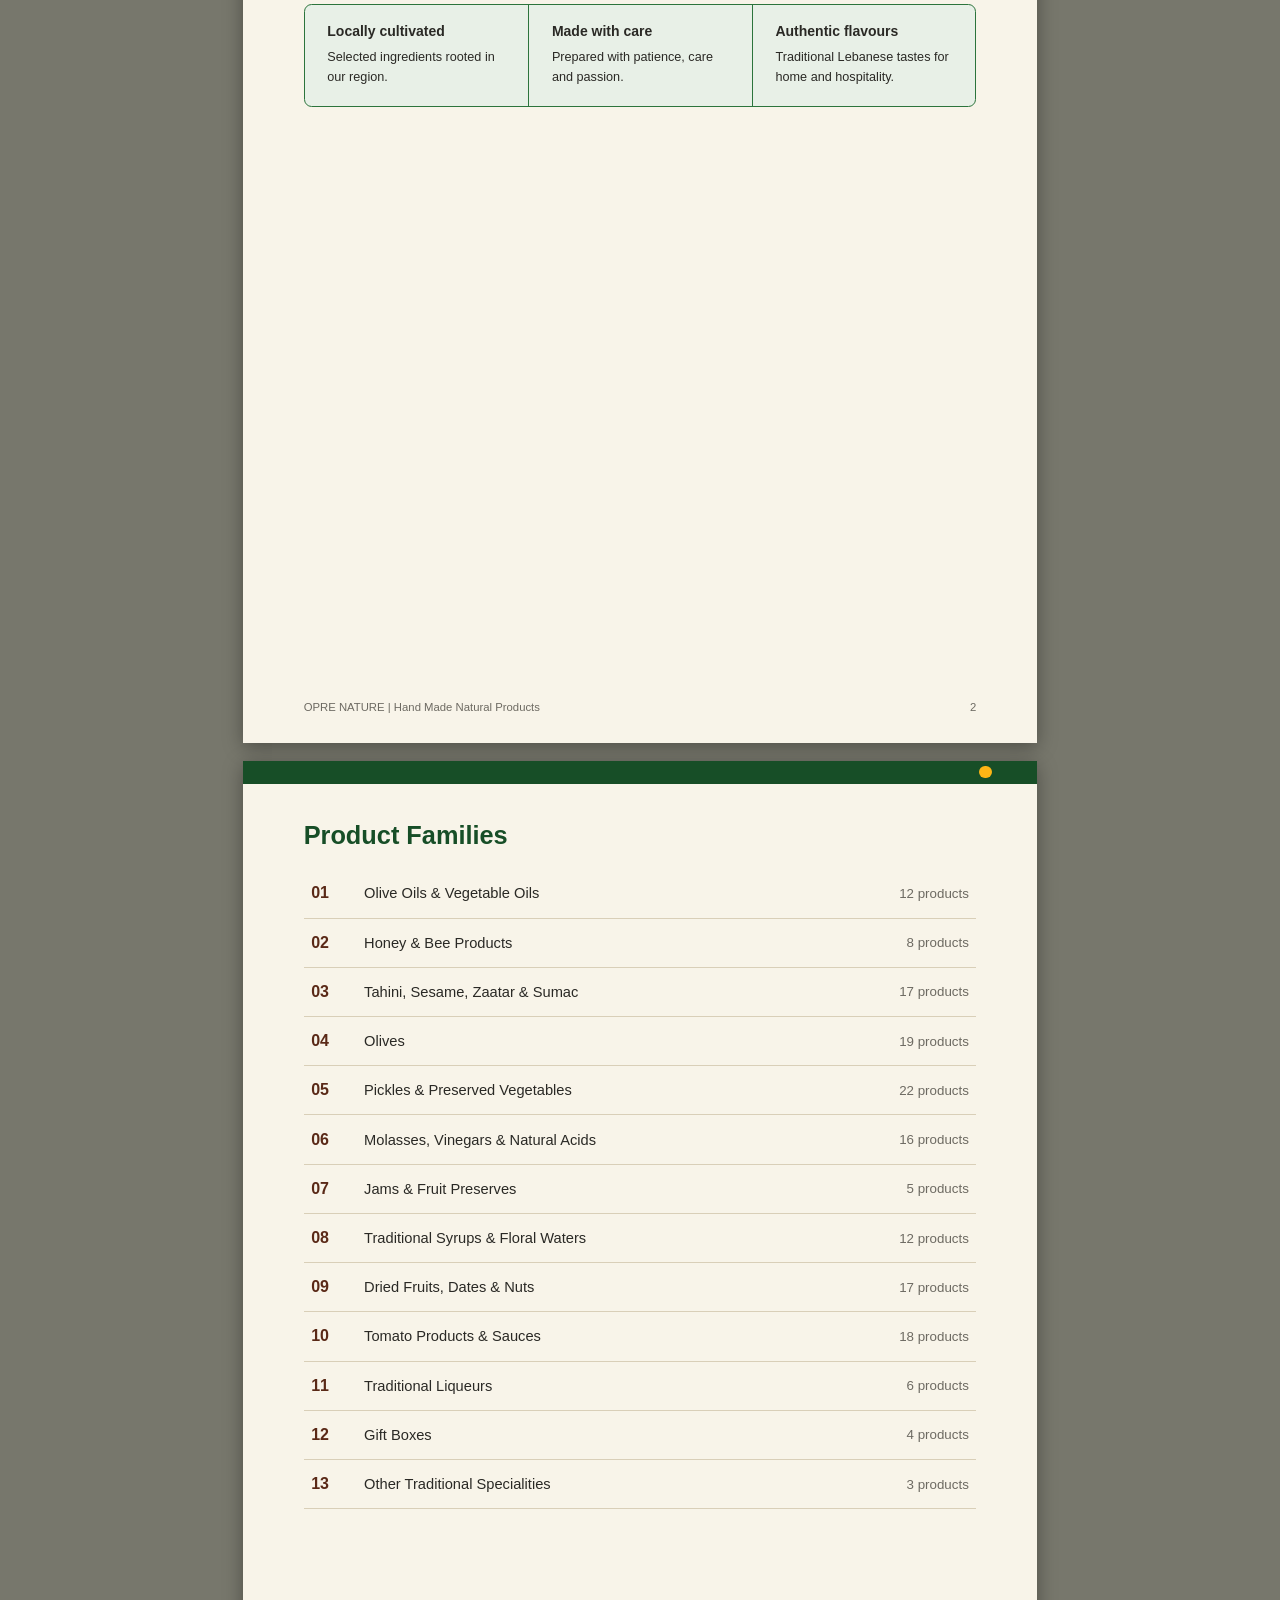
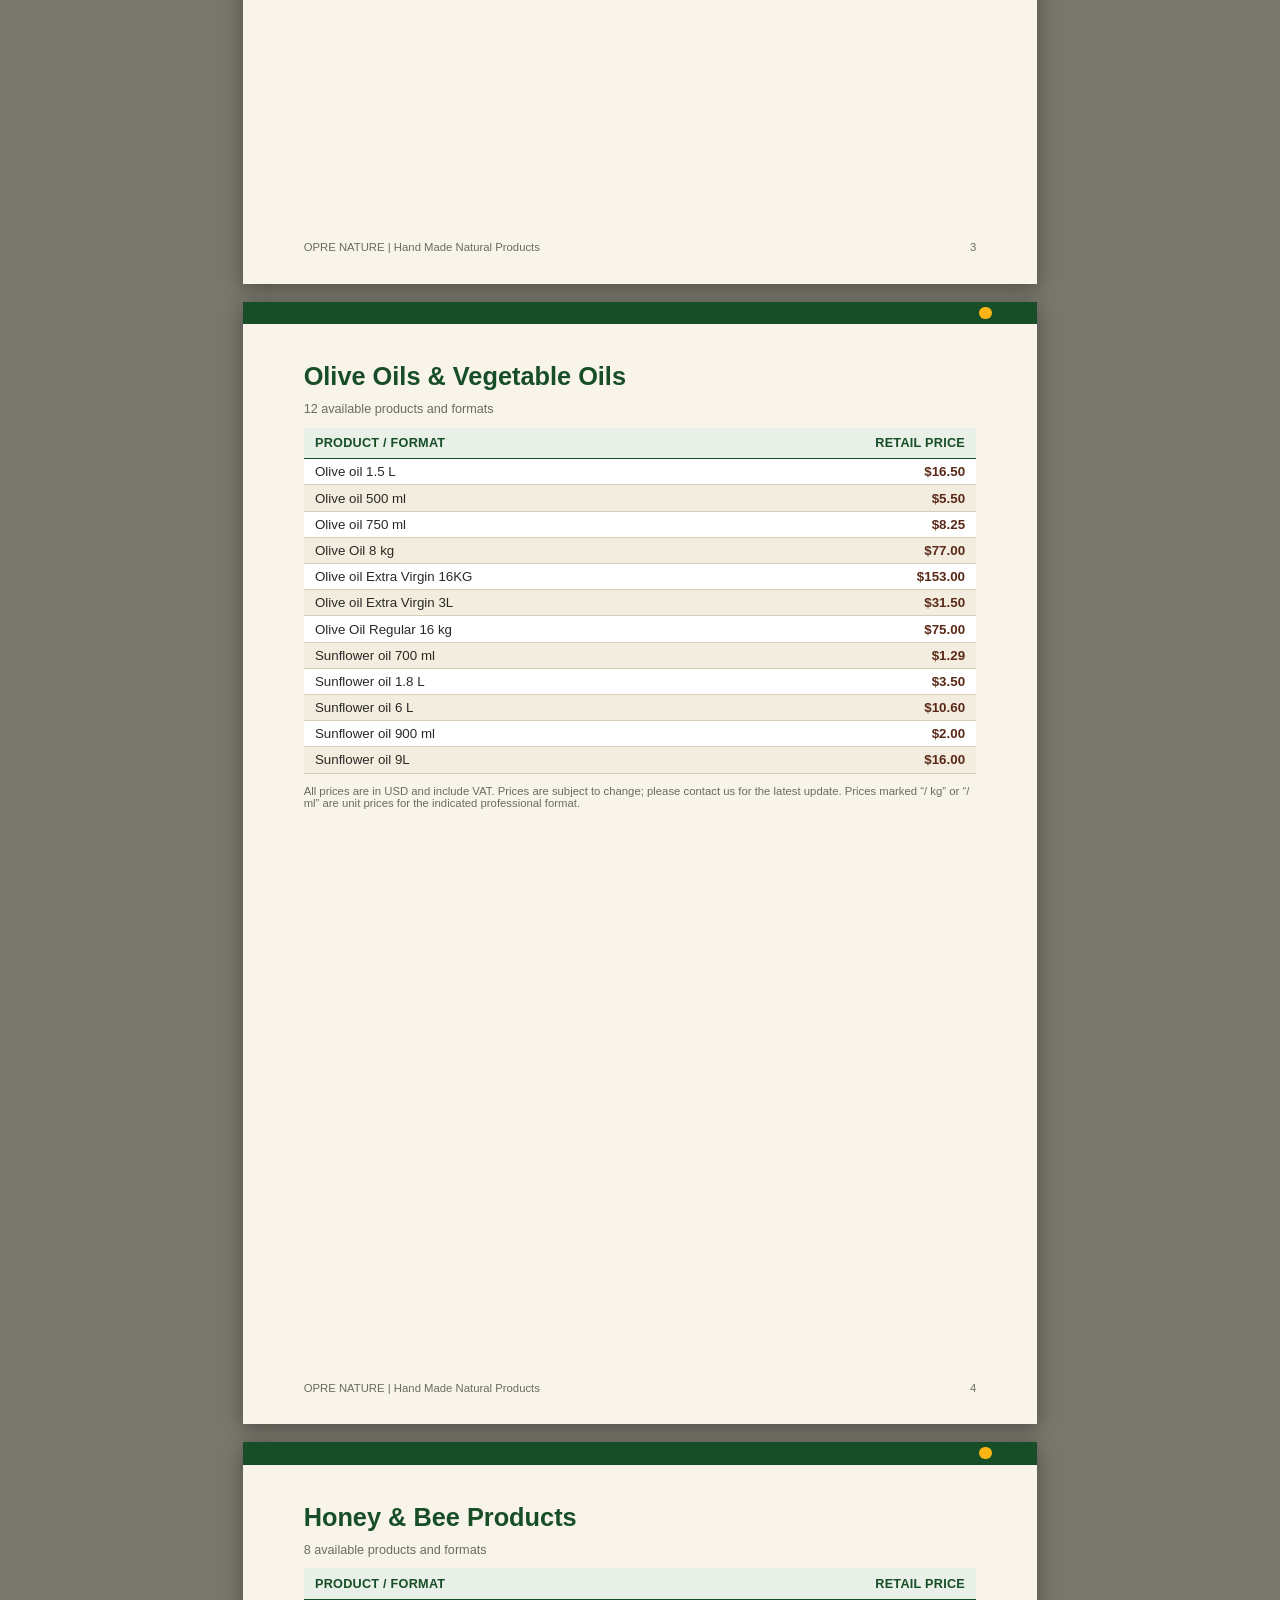
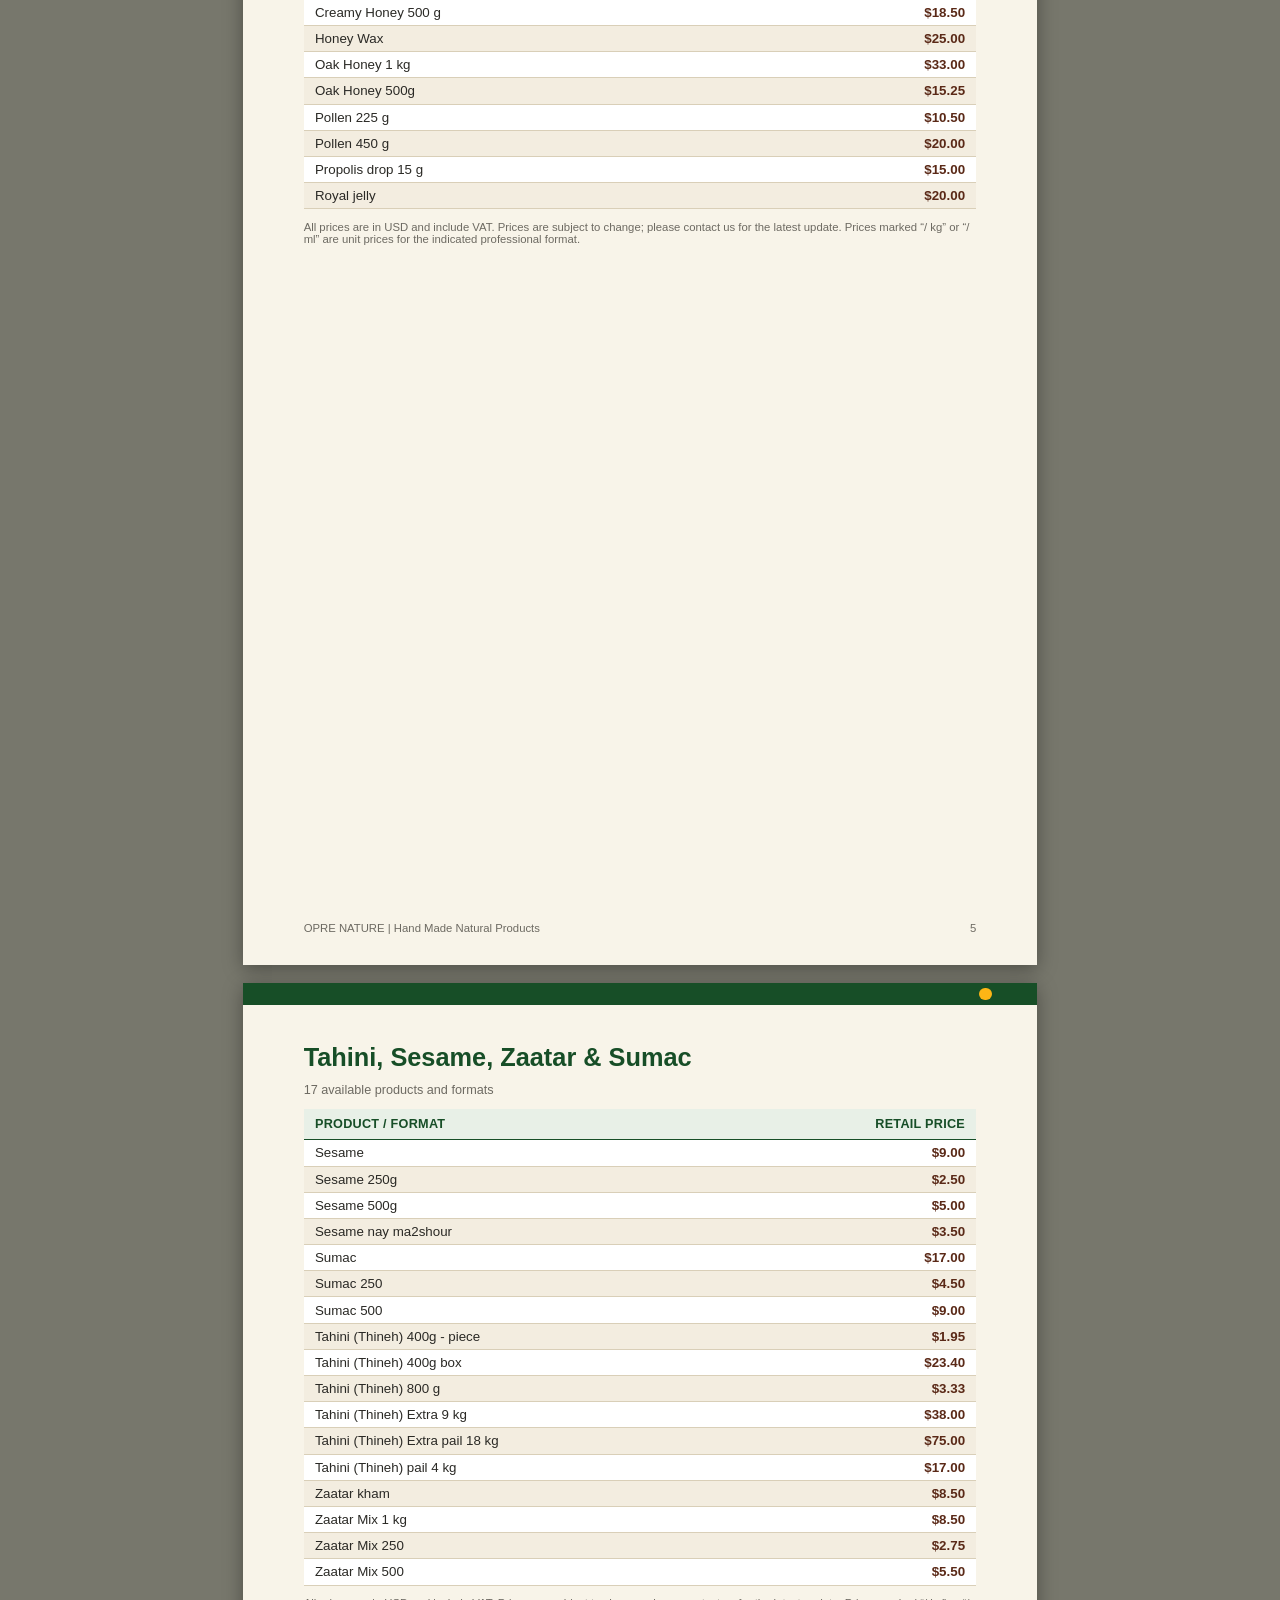
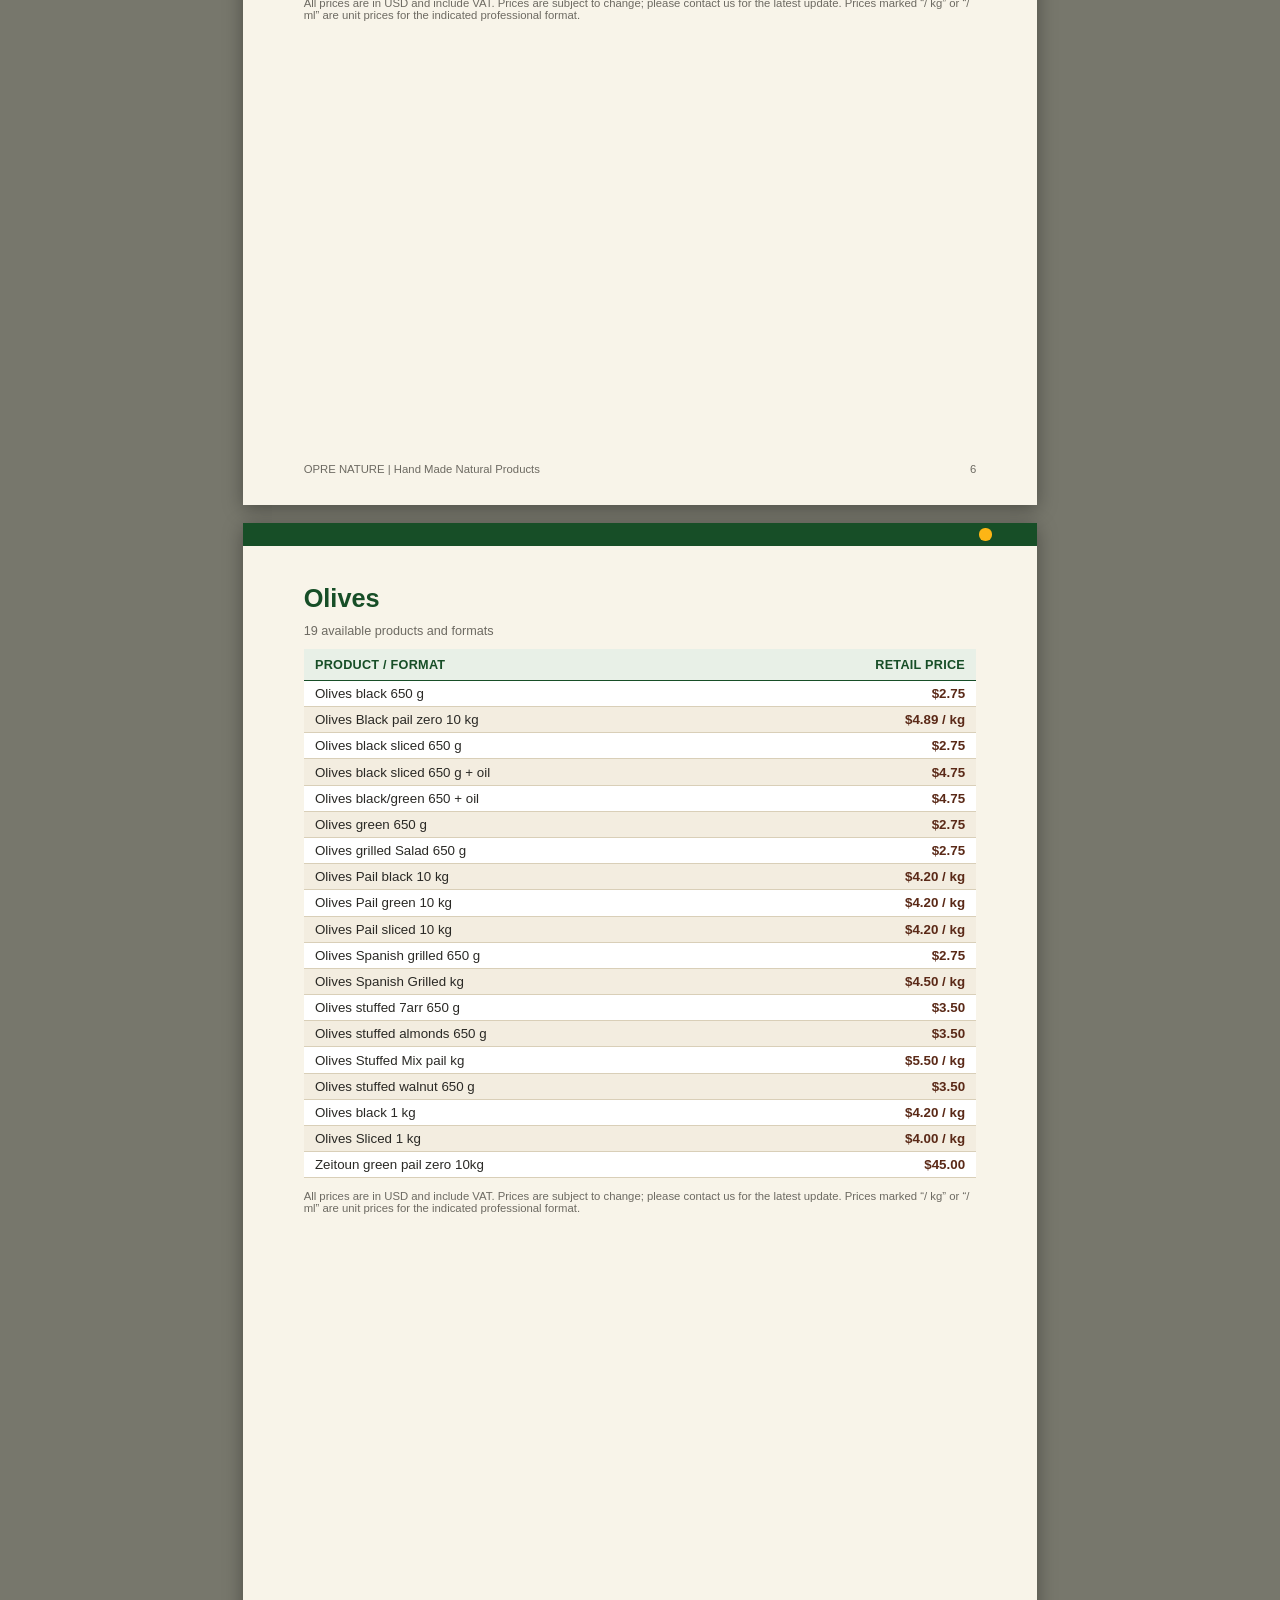
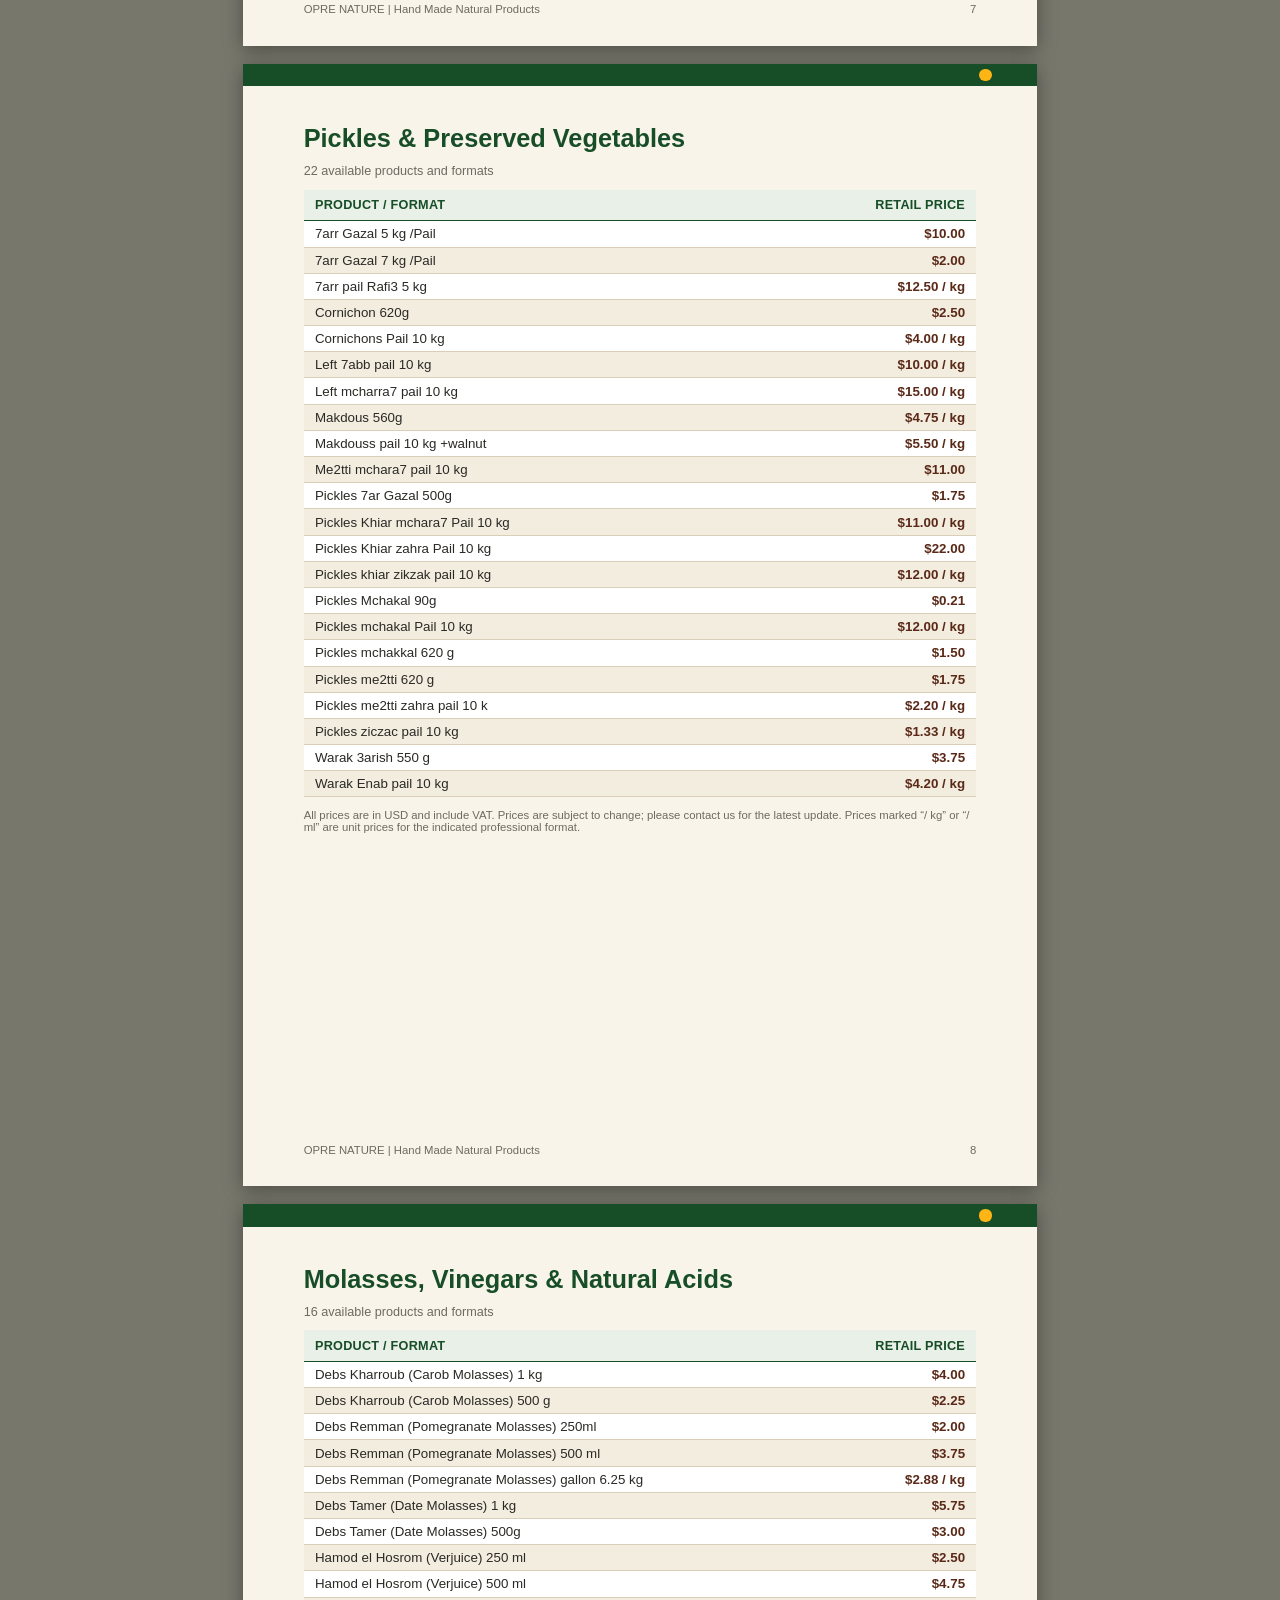
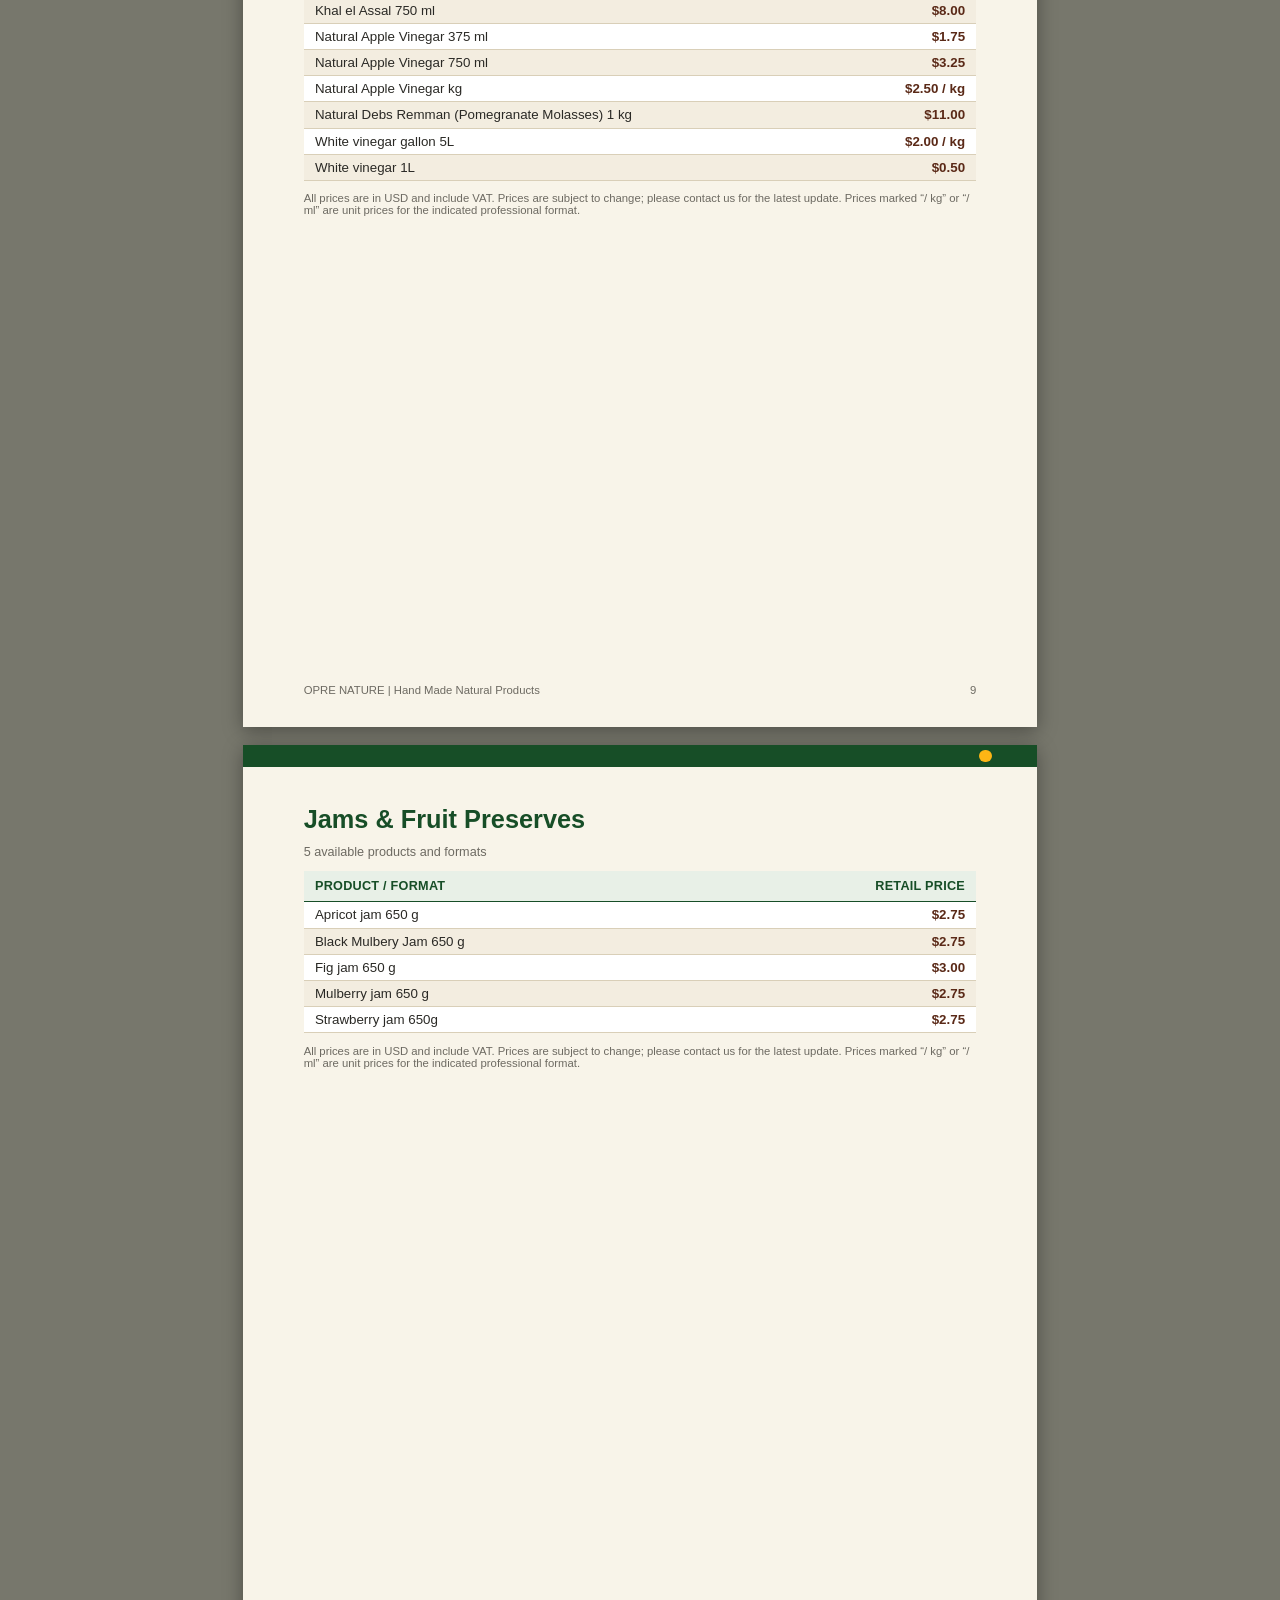
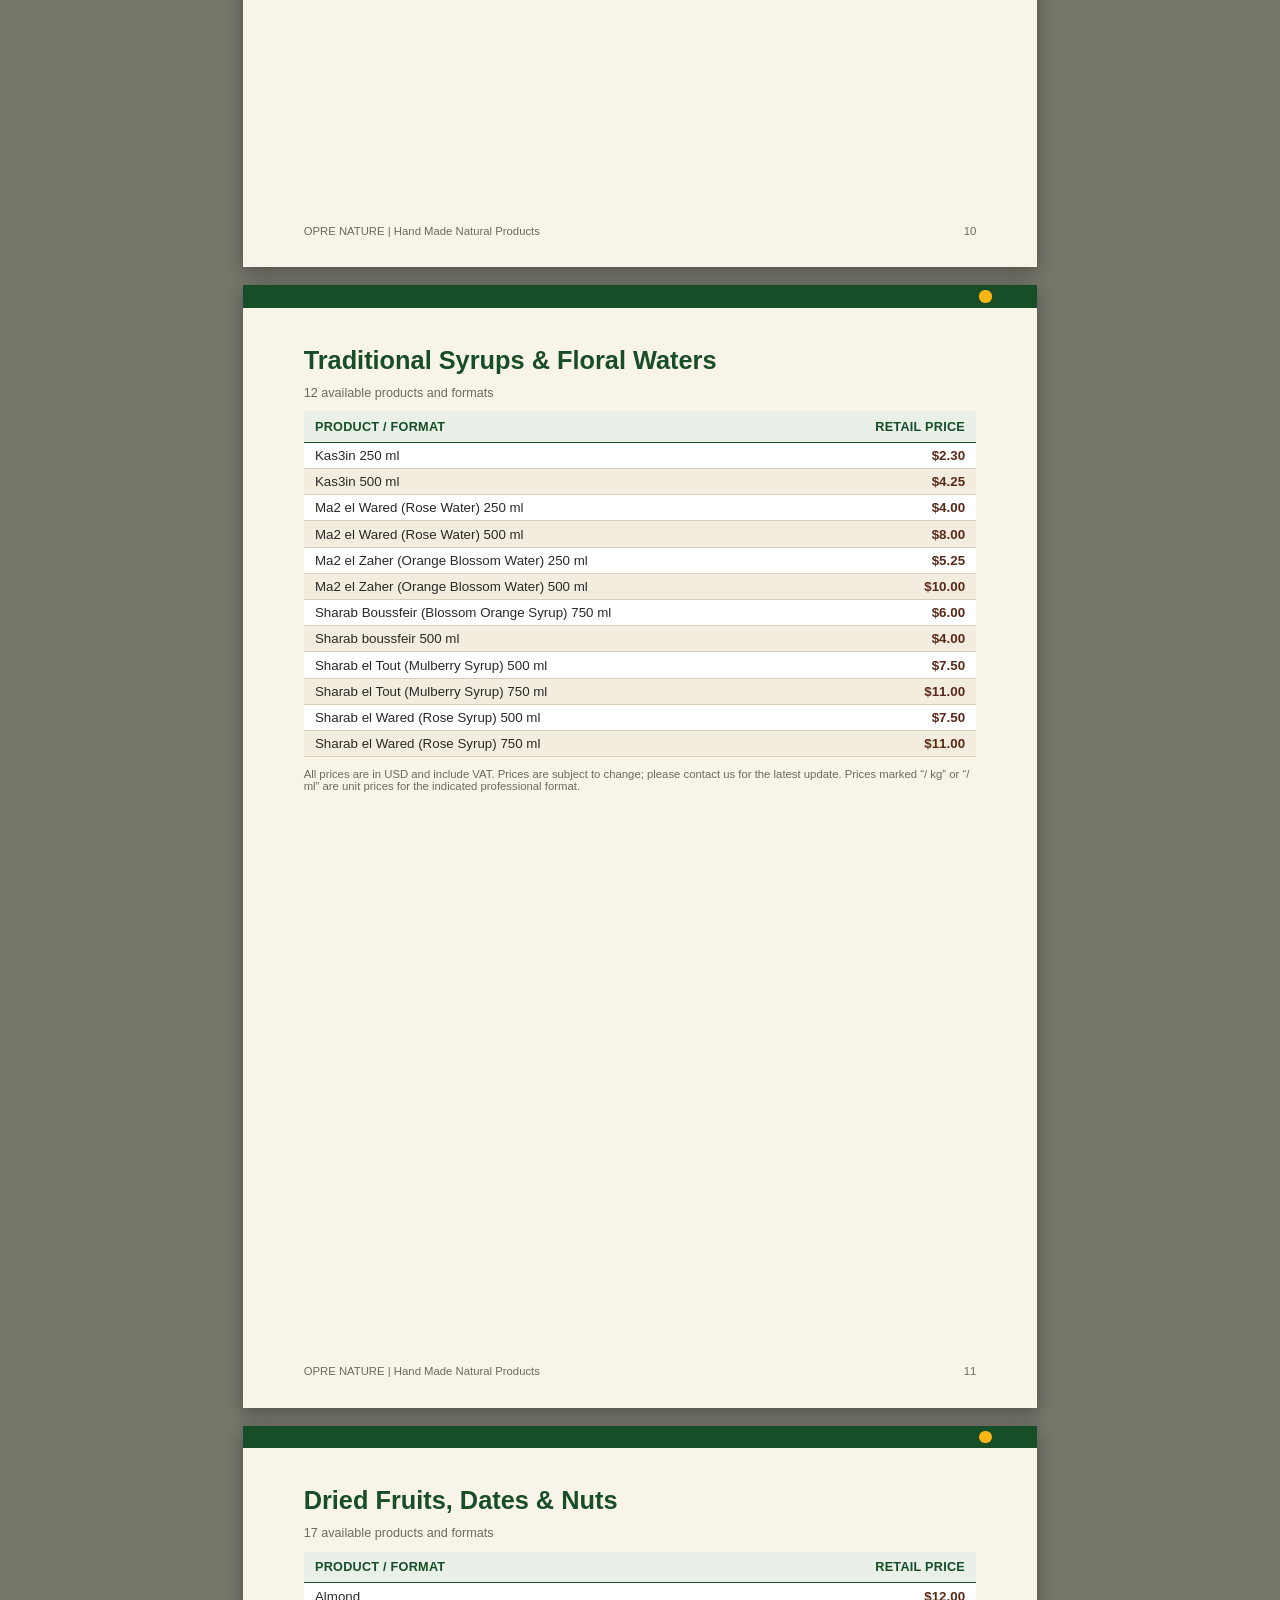
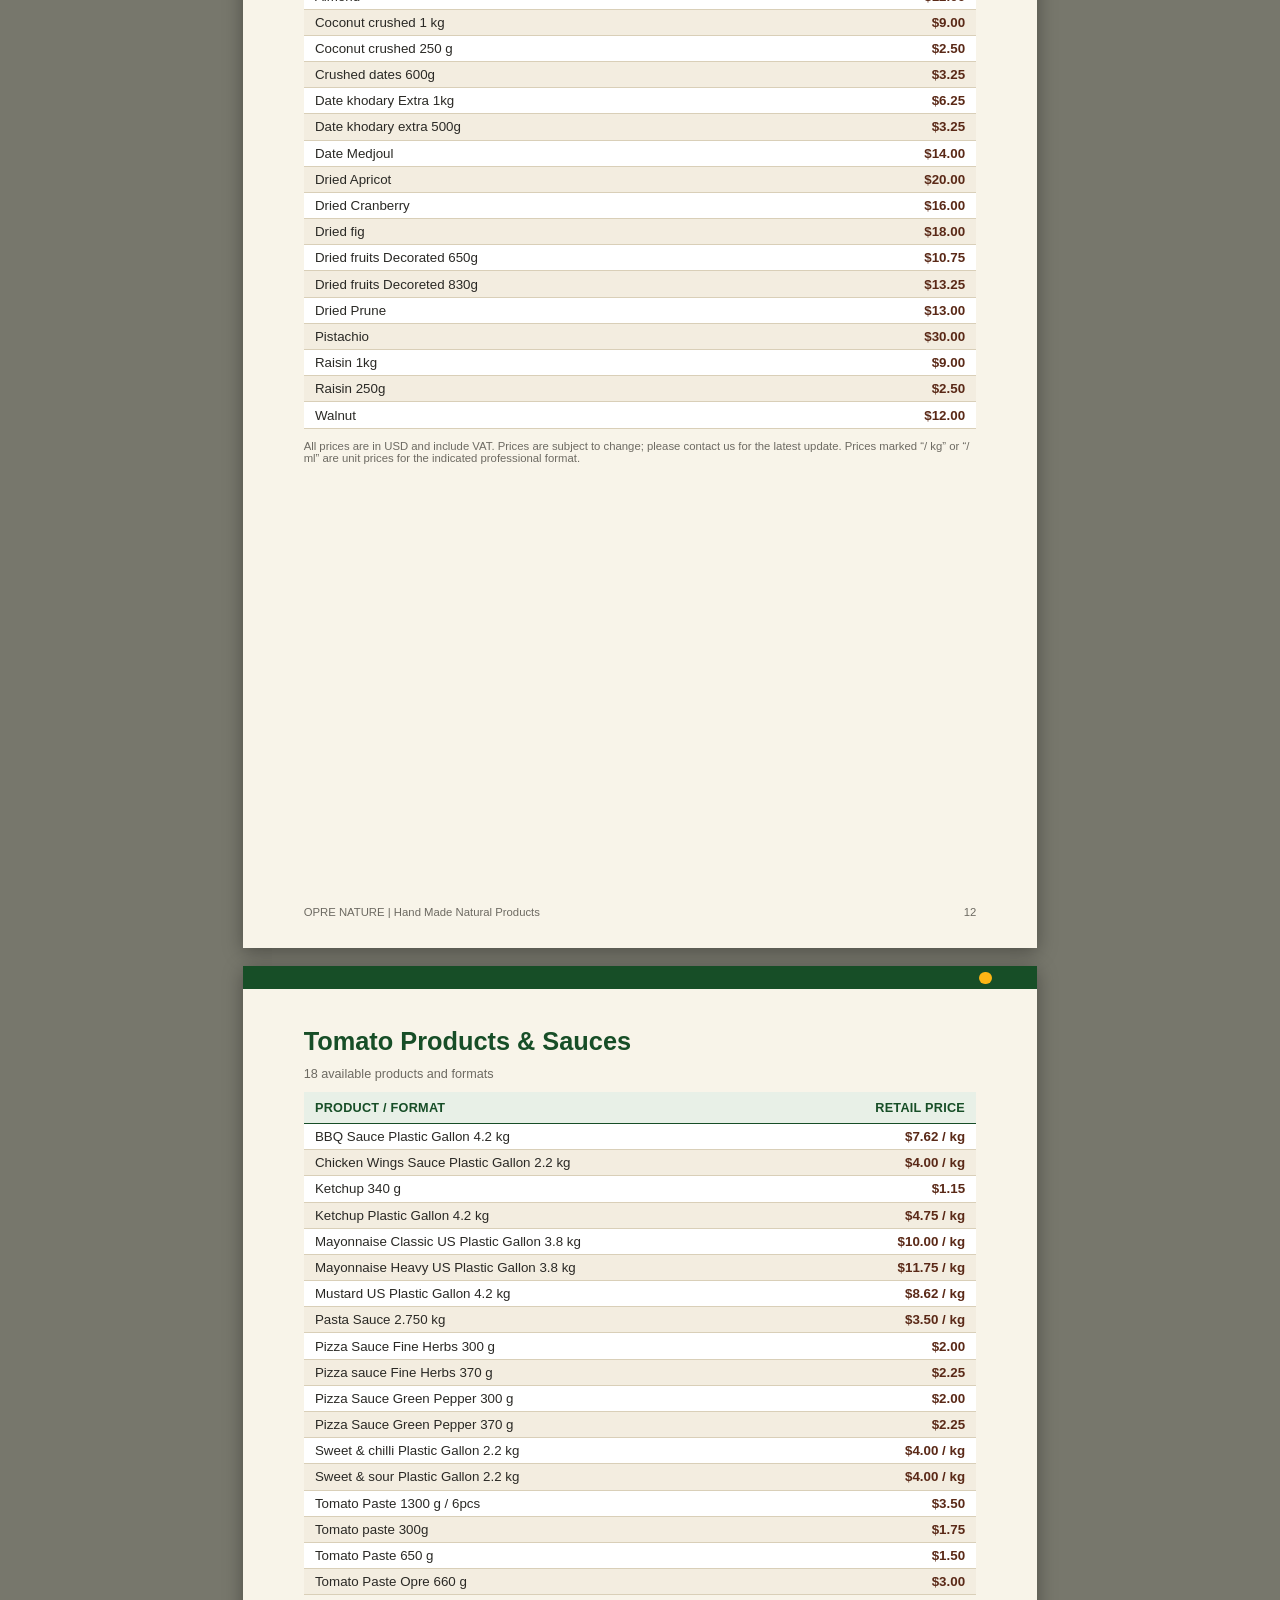
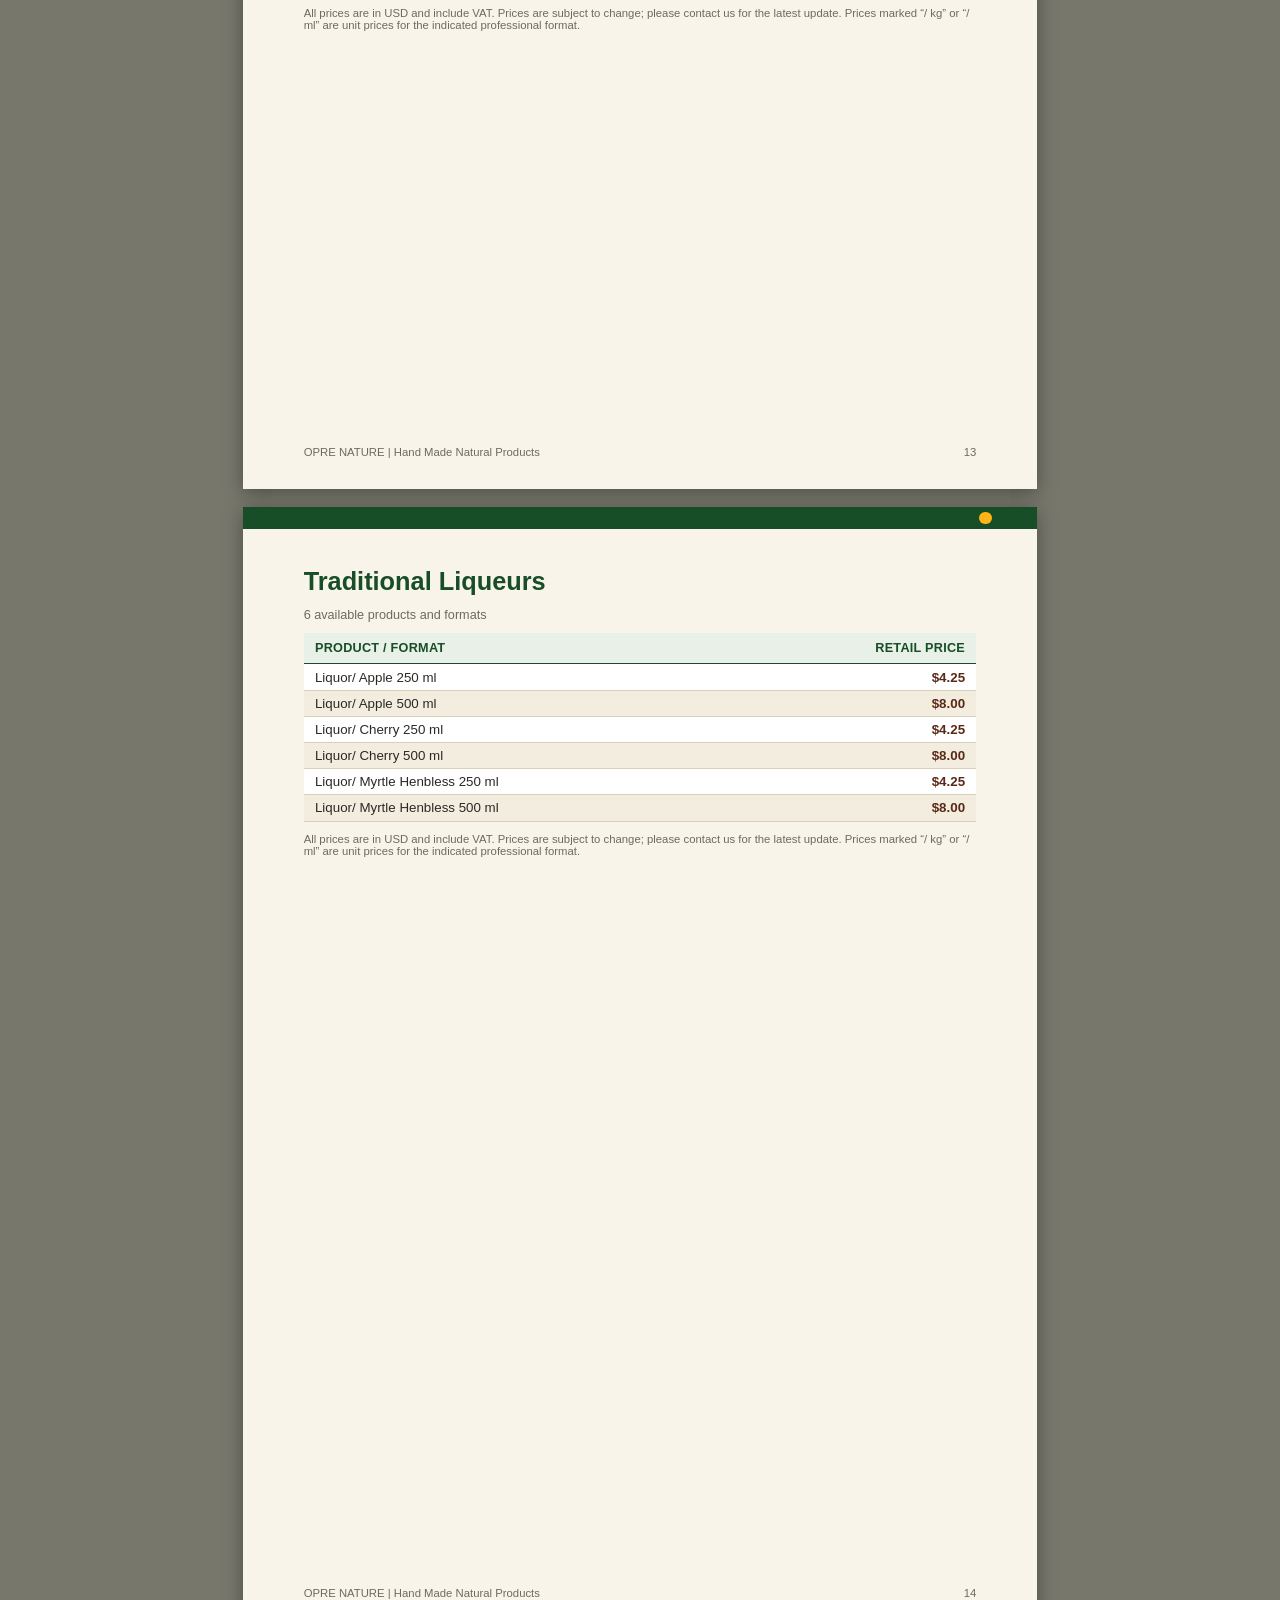
<file: public/print.html>
<!DOCTYPE html>
<html lang="en">
<head>
<meta charset="UTF-8" />
<meta name="viewport" content="width=device-width, initial-scale=1" />
<title>OPRE NATURE — Print / PDF Catalogue</title>
<link rel="icon" href="assets/opre-logo-sm.png" />
<link rel="stylesheet" href="../css/theme.css" />
<link rel="stylesheet" href="../css/print.css" />
</head>
<body class="opre-print-body">
<div class="opre-print-toolbar">
  <span class="opre-meta" id="print-status">Preparing catalogue for print…</span>
  <button class="opre-btn" id="btn-print" type="button">🖨️ Print / Save as PDF</button>
</div>
<div id="pages-root"></div>
<script src="../vendor/qrcode.js"></script>
<script src="../js/catalogue-data.js"></script>
<script src="../js/data-store.js"></script>
<script src="../js/qr.js"></script>
<script src="../js/print.js"></script>
</body>
</html>
</file>
<file: css/theme.css>
/* OPRE NATURE — shared design tokens & primitives
   Reproduces the visual identity of OPRE_NATURE_Product_Catalogue_Draft.pdf:
   deep green top border with gold dot, cream page background, pale-green
   panels/table headers, brown price emphasis, serif body copy, sans headings. */

:root {
  --opre-deep-green: #174e27;
  --opre-mid-green: #2c743c;
  --opre-brown: #5a2917;
  --opre-orange: #f2571b;
  --opre-gold: #fdb515;
  --opre-cream: #f8f4e9;
  --opre-panel-green: #e8f0e7;
  --opre-text: #2a2925;
  --opre-grey: #6d6a62;
  --opre-white: #ffffff;
  --opre-row-alt: #f3ede0;
  --opre-border: #d9cfb8;

  --font-heading: 'Poppins', 'Segoe UI', 'Helvetica Neue', Arial, sans-serif;
  --font-body: Georgia, 'Times New Roman', 'Noto Serif', serif;
  --font-ui: 'Segoe UI', 'Helvetica Neue', Arial, sans-serif;

  --radius-sm: 4px;
  --radius-md: 8px;
  --space-1: 4px;
  --space-2: 8px;
  --space-3: 16px;
  --space-4: 24px;
  --space-5: 32px;
  --space-6: 48px;
}

* { box-sizing: border-box; }

html, body {
  margin: 0;
  padding: 0;
  background: var(--opre-cream);
  color: var(--opre-text);
  font-family: var(--font-ui);
}

img { max-width: 100%; }

a { color: var(--opre-mid-green); }
a:hover { color: var(--opre-deep-green); }

/* Visible focus states for accessibility */
a:focus-visible,
button:focus-visible,
input:focus-visible,
select:focus-visible,
textarea:focus-visible,
[tabindex]:focus-visible {
  outline: 3px solid var(--opre-orange);
  outline-offset: 2px;
}

.opre-topbar {
  background: var(--opre-deep-green);
  height: 22px;
  position: relative;
}

.opre-topbar .opre-dot {
  position: absolute;
  right: 28px;
  top: 50%;
  transform: translateY(-50%);
  width: 16px;
  height: 16px;
  border-radius: 50%;
  background: var(--opre-gold);
}

.opre-heading {
  font-family: var(--font-heading);
  font-weight: 700;
  color: var(--opre-deep-green);
  margin: 0 0 var(--space-2) 0;
}

.opre-tagline-brown {
  font-family: var(--font-body);
  color: var(--opre-brown);
}

.opre-tagline-green {
  font-family: var(--font-body);
  color: var(--opre-mid-green);
}

.opre-body-serif {
  font-family: var(--font-body);
  line-height: 1.7;
  color: var(--opre-text);
}

.opre-meta {
  font-family: var(--font-ui);
  color: var(--opre-grey);
  font-size: 0.9rem;
}

.opre-feature-grid {
  display: grid;
  grid-template-columns: repeat(3, 1fr);
  border: 1px solid var(--opre-mid-green);
  background: var(--opre-panel-green);
  border-radius: var(--radius-sm);
  overflow: hidden;
}

.opre-feature-grid > div {
  padding: var(--space-3) var(--space-4);
  border-left: 1px solid var(--opre-mid-green);
}
.opre-feature-grid > div:first-child { border-left: none; }

.opre-feature-grid h3 {
  font-family: var(--font-ui);
  font-weight: 700;
  font-size: 1rem;
  margin: 0 0 var(--space-1) 0;
  color: var(--opre-text);
}
.opre-feature-grid p {
  margin: 0;
  font-size: 0.92rem;
  color: var(--opre-text);
}

table.opre-table {
  width: 100%;
  border-collapse: collapse;
}
table.opre-table thead th {
  background: var(--opre-panel-green);
  color: var(--opre-deep-green);
  font-family: var(--font-heading);
  font-weight: 700;
  text-transform: uppercase;
  letter-spacing: 0.03em;
  text-align: left;
  padding: var(--space-3);
  border-bottom: 2px solid var(--opre-deep-green);
  font-size: 0.85rem;
}
table.opre-table thead th.opre-price-col { text-align: right; }
table.opre-table tbody td {
  padding: var(--space-2) var(--space-3);
  border-bottom: 1px solid var(--opre-border);
  font-size: 0.98rem;
}
table.opre-table tbody tr:nth-child(odd) { background: var(--opre-white); }
table.opre-table tbody tr:nth-child(even) { background: var(--opre-row-alt); }
table.opre-table tbody tr.is-inactive { opacity: 0.5; }
table.opre-table td.opre-price-col {
  text-align: right;
  font-weight: 700;
  color: var(--opre-brown);
  white-space: nowrap;
}

.opre-footer-notice {
  font-family: var(--font-ui);
  color: var(--opre-grey);
  font-size: 0.82rem;
  margin-top: var(--space-3);
}

.opre-page-footer {
  display: flex;
  justify-content: space-between;
  font-family: var(--font-ui);
  color: var(--opre-grey);
  font-size: 0.82rem;
  padding-top: var(--space-2);
}

.opre-btn {
  font-family: var(--font-ui);
  font-weight: 600;
  border: 1px solid var(--opre-deep-green);
  background: var(--opre-deep-green);
  color: var(--opre-white);
  padding: 10px 18px;
  border-radius: var(--radius-sm);
  cursor: pointer;
  font-size: 0.92rem;
  transition: background 0.15s ease, transform 0.05s ease;
}
.opre-btn:hover { background: var(--opre-mid-green); border-color: var(--opre-mid-green); }
.opre-btn:active { transform: translateY(1px); }
.opre-btn.secondary {
  background: var(--opre-white);
  color: var(--opre-deep-green);
}
.opre-btn.secondary:hover { background: var(--opre-panel-green); }
.opre-btn.danger {
  background: var(--opre-white);
  color: #b3261e;
  border-color: #b3261e;
}
.opre-btn.danger:hover { background: #fbe9e7; }
.opre-btn:disabled { opacity: 0.5; cursor: not-allowed; }

.opre-badge {
  display: inline-block;
  font-family: var(--font-ui);
  font-size: 0.75rem;
  font-weight: 700;
  padding: 2px 8px;
  border-radius: 999px;
}
.opre-badge.active { background: var(--opre-panel-green); color: var(--opre-deep-green); }
.opre-badge.inactive { background: #f1e3e1; color: #8a3b32; }

.visually-hidden {
  position: absolute;
  width: 1px; height: 1px;
  padding: 0; margin: -1px;
  overflow: hidden;
  clip: rect(0,0,0,0);
  white-space: nowrap;
  border: 0;
}

.opre-skip-link {
  position: absolute;
  left: -999px;
  top: 0;
  background: var(--opre-deep-green);
  color: #fff;
  padding: 10px 16px;
  z-index: 1000;
}
.opre-skip-link:focus {
  left: 8px;
  top: 8px;
}
</file>
<file: css/public.css>
/* OPRE NATURE — public catalogue */

.opre-header {
  background: var(--opre-cream);
  border-bottom: 1px solid var(--opre-border);
}

.opre-header-inner {
  max-width: 1000px;
  margin: 0 auto;
  padding: var(--space-4) var(--space-4) var(--space-3);
  display: flex;
  flex-wrap: wrap;
  align-items: center;
  gap: var(--space-4);
}

.opre-header-inner img.opre-logo { height: 84px; width: auto; }

.opre-header-text h1 {
  font-family: var(--font-heading);
  color: var(--opre-deep-green);
  font-size: 1.6rem;
  margin: 0;
}
.opre-header-text p {
  font-family: var(--font-body);
  color: var(--opre-brown);
  margin: 2px 0 0;
  font-size: 1rem;
}

.opre-updated-date {
  font-size: 0.8rem;
  color: var(--opre-grey);
  margin-top: 2px;
}

.opre-search-bar {
  max-width: 1000px;
  margin: 0 auto;
  padding: 0 var(--space-4) var(--space-3);
  display: flex;
  gap: var(--space-2);
  flex-wrap: wrap;
}

.opre-search-bar input[type="search"] {
  flex: 1 1 240px;
  padding: 12px 14px;
  border: 1px solid var(--opre-border);
  border-radius: var(--radius-sm);
  font-size: 1rem;
  font-family: var(--font-ui);
  background: var(--opre-white);
}

.opre-category-nav {
  position: sticky;
  top: 0;
  z-index: 20;
  background: var(--opre-deep-green);
}
.opre-category-nav-inner {
  max-width: 1000px;
  margin: 0 auto;
  display: flex;
  gap: 4px;
  overflow-x: auto;
  padding: 8px var(--space-3);
  scrollbar-width: thin;
}
.opre-category-nav a {
  flex: 0 0 auto;
  color: #f2ead6;
  text-decoration: none;
  font-family: var(--font-ui);
  font-size: 0.85rem;
  padding: 8px 12px;
  border-radius: 999px;
  white-space: nowrap;
}
.opre-category-nav a:hover,
.opre-category-nav a:focus-visible { background: rgba(255,255,255,0.15); color: #fff; }
.opre-category-nav a.is-active { background: var(--opre-gold); color: var(--opre-deep-green); font-weight: 700; }

main.opre-main {
  max-width: 1000px;
  margin: 0 auto;
  padding: var(--space-5) var(--space-4) var(--space-6);
}

.opre-about {
  margin-bottom: var(--space-6);
}
.opre-about h2 { font-size: 1.7rem; }
.opre-about p.opre-body-serif { max-width: 760px; margin: 0 auto var(--space-3); text-align: center; white-space: pre-line; }
.opre-about-inner { text-align: center; margin-bottom: var(--space-4); }

.opre-category-section { margin-bottom: var(--space-6); scroll-margin-top: 64px; }
.opre-category-section h2 { font-size: 1.5rem; }
.opre-category-count { color: var(--opre-grey); font-size: 0.9rem; margin: 0 0 var(--space-3); }

.opre-no-results {
  text-align: center;
  color: var(--opre-grey);
  padding: var(--space-6) 0;
  font-family: var(--font-body);
}

.opre-product-name { font-weight: 600; }
.opre-product-lebanese { color: var(--opre-mid-green); font-style: italic; font-size: 0.88em; margin-left: 6px; }
.opre-product-format { color: var(--opre-grey); font-size: 0.85em; display: block; }

footer.opre-footer {
  background: var(--opre-panel-green);
  border-top: 1px solid var(--opre-mid-green);
}
.opre-footer-inner {
  max-width: 1000px;
  margin: 0 auto;
  padding: var(--space-5) var(--space-4);
  display: flex;
  flex-wrap: wrap;
  gap: var(--space-5);
  align-items: flex-start;
  justify-content: space-between;
}
.opre-footer-contact h2 {
  font-family: var(--font-heading);
  color: var(--opre-deep-green);
  font-size: 1.2rem;
  margin: 0 0 var(--space-2);
}
.opre-footer-contact p { margin: 4px 0; font-size: 0.95rem; }
.opre-footer-tag {
  font-family: var(--font-body);
  color: var(--opre-mid-green);
  margin-top: var(--space-3);
}
.opre-qr-box { text-align: center; }
.opre-qr-box svg { width: 130px; height: 130px; background: #fff; padding: 8px; border-radius: var(--radius-sm); }
.opre-qr-box p { font-size: 0.78rem; color: var(--opre-grey); max-width: 150px; margin: 6px auto 0; }

.opre-whatsapp-fab {
  position: fixed;
  right: 18px;
  bottom: 18px;
  background: #25D366;
  color: #fff;
  border-radius: 999px;
  padding: 14px 20px;
  font-family: var(--font-ui);
  font-weight: 700;
  text-decoration: none;
  box-shadow: 0 4px 14px rgba(0,0,0,0.25);
  display: flex;
  align-items: center;
  gap: 8px;
  z-index: 30;
  font-size: 0.92rem;
}
.opre-whatsapp-fab:hover { background: #1ebe5a; color: #fff; }

/* Responsive table -> card transform (keeps a real <table> for accessibility,
   restyles to stacked cards below 640px so nothing scrolls horizontally) */
@media (max-width: 640px) {
  .opre-header-inner img.opre-logo { height: 64px; }
  .opre-header-text h1 { font-size: 1.3rem; }

  table.opre-table, table.opre-table thead, table.opre-table tbody,
  table.opre-table th, table.opre-table td, table.opre-table tr {
    display: block;
  }
  table.opre-table thead { position: absolute; left: -9999px; top: -9999px; }
  table.opre-table tr {
    border: 1px solid var(--opre-border);
    border-radius: var(--radius-sm);
    margin-bottom: 10px;
    padding: 10px 12px;
    background: var(--opre-white);
    display: flex;
    justify-content: space-between;
    align-items: center;
    gap: 10px;
  }
  table.opre-table tbody tr:nth-child(even) { background: var(--opre-row-alt); }
  table.opre-table td { border: none; padding: 2px 0; }
  table.opre-table td.opre-price-col { text-align: right; flex: 0 0 auto; }

  .opre-whatsapp-fab { padding: 12px 16px; font-size: 0.85rem; }
}

@media (min-width: 641px) {
  .opre-header-inner { flex-wrap: nowrap; }
}
</file>
<file: css/admin.css>
/* OPRE NATURE — admin dashboard (functional, but keeps the brand palette) */

.opre-admin-header {
  background: var(--opre-deep-green);
  color: #fff;
  padding: var(--space-3) var(--space-4);
  display: flex;
  align-items: center;
  justify-content: space-between;
  flex-wrap: wrap;
  gap: var(--space-2);
  position: sticky;
  top: 0;
  z-index: 40;
}
.opre-admin-header .opre-brand { display: flex; align-items: center; gap: 10px; }
.opre-admin-header .opre-brand img { height: 34px; }
.opre-admin-header h1 { font-family: var(--font-heading); font-size: 1.1rem; margin: 0; color: #fff; }
.opre-admin-header .opre-status { font-size: 0.8rem; color: #d9ead9; }
.opre-admin-header .opre-status.is-dirty { color: var(--opre-gold); font-weight: 700; }
.opre-admin-actions { display: flex; gap: 8px; flex-wrap: wrap; align-items: center; }

.opre-admin-body {
  display: grid;
  grid-template-columns: 260px 1fr;
  gap: var(--space-4);
  padding: var(--space-4);
  max-width: 1600px;
  margin: 0 auto;
  align-items: start;
}
@media (max-width: 900px) {
  .opre-admin-body { grid-template-columns: 1fr; }
}

.opre-panel {
  background: var(--opre-white);
  border: 1px solid var(--opre-border);
  border-radius: var(--radius-md);
  padding: var(--space-3);
}
.opre-panel h2 {
  font-family: var(--font-heading);
  color: var(--opre-deep-green);
  font-size: 1rem;
  margin: 0 0 var(--space-2);
}

.opre-category-list { list-style: none; margin: 0; padding: 0; }
.opre-category-list li {
  display: flex;
  align-items: center;
  gap: 6px;
  padding: 6px 4px;
  border-bottom: 1px solid var(--opre-border);
  font-size: 0.88rem;
}
.opre-category-list li input[type="text"] {
  flex: 1;
  border: 1px solid transparent;
  background: transparent;
  font-size: 0.88rem;
  padding: 4px;
  border-radius: 4px;
  font-family: var(--font-ui);
}
.opre-category-list li input[type="text"]:hover,
.opre-category-list li input[type="text"]:focus { border-color: var(--opre-border); background: var(--opre-cream); }
.opre-category-list .opre-count { color: var(--opre-grey); font-size: 0.78rem; white-space: nowrap; }
.opre-icon-btn {
  border: none;
  background: transparent;
  cursor: pointer;
  font-size: 0.95rem;
  padding: 4px 6px;
  border-radius: 4px;
  line-height: 1;
}
.opre-icon-btn:hover { background: var(--opre-panel-green); }
.opre-icon-btn:disabled { opacity: 0.3; cursor: not-allowed; }

.opre-toolbar {
  display: flex;
  flex-wrap: wrap;
  gap: 10px;
  align-items: center;
  margin-bottom: var(--space-3);
}
.opre-toolbar input[type="search"],
.opre-toolbar select {
  padding: 8px 10px;
  border: 1px solid var(--opre-border);
  border-radius: var(--radius-sm);
  font-family: var(--font-ui);
  font-size: 0.9rem;
}
.opre-toolbar input[type="search"] { flex: 1 1 220px; }
.opre-toolbar .opre-spacer { flex: 1; }

.opre-table-scroll { overflow-x: auto; border: 1px solid var(--opre-border); border-radius: var(--radius-md); }
table.opre-admin-table { width: 100%; border-collapse: collapse; min-width: 1100px; background: #fff; }
table.opre-admin-table thead th {
  background: var(--opre-panel-green);
  color: var(--opre-deep-green);
  text-align: left;
  padding: 8px 10px;
  font-size: 0.78rem;
  text-transform: uppercase;
  letter-spacing: 0.03em;
  position: sticky;
  top: 0;
  border-bottom: 2px solid var(--opre-deep-green);
}
table.opre-admin-table tbody td {
  padding: 6px 8px;
  border-bottom: 1px solid var(--opre-border);
  vertical-align: middle;
}
table.opre-admin-table tbody tr.is-inactive { background: #faf7f0; opacity: 0.65; }
table.opre-admin-table tr.opre-group-row td {
  background: var(--opre-cream);
  font-family: var(--font-heading);
  color: var(--opre-deep-green);
  font-weight: 700;
  padding: 8px;
}
table.opre-admin-table input[type="text"],
table.opre-admin-table input[type="number"],
table.opre-admin-table select {
  width: 100%;
  min-width: 90px;
  padding: 5px 6px;
  border: 1px solid var(--opre-border);
  border-radius: 4px;
  font-size: 0.85rem;
  font-family: var(--font-ui);
}
table.opre-admin-table td.opre-col-name input { min-width: 170px; }
table.opre-admin-table td.opre-col-actions { white-space: nowrap; }
table.opre-admin-table td.opre-col-price input { width: 80px; min-width: 70px; }
table.opre-admin-table td.opre-col-order { text-align: center; white-space: nowrap; }

.opre-field-row { margin-bottom: var(--space-3); }
.opre-field-row label { display: block; font-size: 0.85rem; font-weight: 600; margin-bottom: 4px; }
.opre-field-row input[type="text"],
.opre-field-row input[type="number"],
.opre-field-row input[type="url"],
.opre-field-row select,
.opre-field-row textarea {
  width: 100%;
  padding: 8px 10px;
  border: 1px solid var(--opre-border);
  border-radius: var(--radius-sm);
  font-family: var(--font-ui);
  font-size: 0.92rem;
}
.opre-field-row textarea { min-height: 70px; resize: vertical; }
.opre-field-grid { display: grid; grid-template-columns: 1fr 1fr; gap: var(--space-3); }
@media (max-width: 560px) { .opre-field-grid { grid-template-columns: 1fr; } }

dialog.opre-dialog {
  border: none;
  border-radius: var(--radius-md);
  padding: 0;
  width: min(560px, 92vw);
  box-shadow: 0 12px 40px rgba(0,0,0,0.3);
}
dialog.opre-dialog::backdrop { background: rgba(20, 30, 20, 0.5); }
.opre-dialog-body { padding: var(--space-4); }
.opre-dialog-body h2 { font-family: var(--font-heading); color: var(--opre-deep-green); margin-top: 0; }
.opre-dialog-actions { display: flex; justify-content: flex-end; gap: 10px; margin-top: var(--space-4); }

.opre-toast {
  position: fixed;
  bottom: 20px;
  left: 50%;
  transform: translateX(-50%);
  background: var(--opre-deep-green);
  color: #fff;
  padding: 12px 20px;
  border-radius: var(--radius-md);
  font-family: var(--font-ui);
  font-size: 0.9rem;
  z-index: 100;
  box-shadow: 0 6px 20px rgba(0,0,0,0.25);
}
.opre-toast.error { background: #8a2c22; }

.opre-preview-frame {
  width: 100%;
  height: 70vh;
  border: 1px solid var(--opre-border);
  border-radius: var(--radius-md);
  background: #fff;
}

.opre-url-status { font-size: 0.82rem; margin-top: 4px; }
.opre-url-status.ok { color: var(--opre-mid-green); }
.opre-url-status.warn { color: #8a3b32; }

.opre-tabs { display: flex; gap: 4px; margin-bottom: var(--space-3); border-bottom: 1px solid var(--opre-border); }
.opre-tabs button {
  border: none;
  background: transparent;
  padding: 10px 16px;
  cursor: pointer;
  font-family: var(--font-ui);
  font-weight: 600;
  color: var(--opre-grey);
  border-bottom: 3px solid transparent;
}
.opre-tabs button.is-active { color: var(--opre-deep-green); border-bottom-color: var(--opre-deep-green); }
.opre-tab-panel[hidden] { display: none; }
</file>
<file: css/print.css>
/* OPRE NATURE — A4 print / PDF layout
   Each .a4-page is a real, measured page (see js/print.js) so tables never
   split mid-row and every page gets a real, correct page number — CSS alone
   can't guarantee that in Chrome's print engine, so content is pre-paginated. */

body.opre-print-body {
  background: #77776c;
  margin: 0;
  padding: 24px 0;
}

.opre-print-toolbar {
  max-width: 210mm;
  margin: 0 auto 16px;
  display: flex;
  justify-content: space-between;
  align-items: center;
  gap: 10px;
  flex-wrap: wrap;
}
.opre-print-toolbar .opre-meta { color: #eee; }

#pages-root { visibility: hidden; }
#pages-root.is-ready { visibility: visible; }

.a4-page {
  width: 210mm;
  height: 297mm;
  margin: 0 auto 18px;
  background: var(--opre-cream);
  position: relative;
  box-shadow: 0 4px 18px rgba(0,0,0,0.35);
  overflow: hidden;
  break-after: page;
  page-break-after: always;
}

.a4-topbar { height: 6mm; background: var(--opre-deep-green); position: relative; }
.a4-topbar .opre-dot { position: absolute; right: 12mm; top: 50%; transform: translateY(-50%); width: 3.2mm; height: 3.2mm; border-radius: 50%; background: var(--opre-gold); }

.a4-content {
  padding: 10mm 16mm 0;
  height: 258mm;
  overflow: visible;
}

.a4-footer {
  position: absolute;
  left: 16mm;
  right: 16mm;
  bottom: 8mm;
  display: flex;
  justify-content: space-between;
  font-family: var(--font-ui);
  font-size: 8.5pt;
  color: var(--opre-grey);
  border-top: none;
}

/* Cover page */
.a4-cover { display: flex; flex-direction: column; align-items: center; text-align: center; padding-top: 24mm; }
.a4-cover img.opre-logo { width: 62mm; height: auto; margin-bottom: 10mm; }
.a4-cover h1 { font-family: var(--font-heading); color: var(--opre-deep-green); font-size: 30pt; margin: 0 0 6mm; }
.a4-cover .opre-tagline-brown { font-size: 15pt; margin: 0 0 4mm; }
.a4-cover .opre-tagline-green { font-size: 13pt; margin: 0 0 10mm; }
.a4-cover .opre-meta { font-size: 10pt; }
.a4-cover .a4-cover-qr { margin-top: 14mm; }
.a4-cover .a4-cover-qr svg { width: 30mm; height: 30mm; }
.a4-cover .a4-updated { margin-top: 6mm; font-size: 9pt; color: var(--opre-grey); }

/* About page */
.a4-page h2.a4-heading { font-family: var(--font-heading); color: var(--opre-deep-green); font-size: 19pt; margin: 0 0 5mm; }
.a4-about p { font-family: var(--font-body); text-align: center; line-height: 1.6; font-size: 11pt; margin: 0 0 5mm; white-space: pre-line; }
.a4-feature-grid { display: grid; grid-template-columns: repeat(3,1fr); border: 1px solid var(--opre-mid-green); background: var(--opre-panel-green); border-radius: 2mm; margin-top: 8mm; }
.a4-feature-grid > div { padding: 5mm 6mm; border-left: 1px solid var(--opre-mid-green); }
.a4-feature-grid > div:first-child { border-left: none; }
.a4-feature-grid h3 { font-family: var(--font-ui); font-size: 10.5pt; margin: 0 0 2mm; }
.a4-feature-grid p { font-family: var(--font-ui); font-size: 9.5pt; text-align: left; margin: 0; }

/* TOC page */
.a4-toc-row { display: flex; align-items: center; gap: 6mm; padding: 4mm 2mm; border-bottom: 1px solid var(--opre-border); font-family: var(--font-ui); }
.a4-toc-row .num { color: var(--opre-brown); font-weight: 700; width: 8mm; }
.a4-toc-row .name { flex: 1; font-size: 11pt; }
.a4-toc-row .count { color: var(--opre-grey); font-size: 10pt; }

/* Category pages */
.a4-cat-count { color: var(--opre-grey); font-family: var(--font-ui); font-size: 9.5pt; margin: -2mm 0 3mm; }
table.a4-table { width: 100%; border-collapse: collapse; font-family: var(--font-ui); }
table.a4-table thead { display: table-header-group; }
table.a4-table thead th {
  background: var(--opre-panel-green);
  color: var(--opre-deep-green);
  text-align: left;
  padding: 2.2mm 3mm;
  font-size: 9.5pt;
  text-transform: uppercase;
  letter-spacing: 0.02em;
  border-bottom: 1.2pt solid var(--opre-deep-green);
}
table.a4-table thead th.price-col { text-align: right; }
table.a4-table tbody tr { break-inside: avoid; page-break-inside: avoid; }
table.a4-table tbody td { padding: 1.35mm 3mm; font-size: 10pt; border-bottom: 0.4pt solid var(--opre-border); }
table.a4-table tbody tr:nth-child(odd) { background: #ffffff; }
table.a4-table tbody tr:nth-child(even) { background: var(--opre-row-alt); }
table.a4-table td.price-col { text-align: right; font-weight: 700; color: var(--opre-brown); white-space: nowrap; }
.a4-pricing-notice { font-family: var(--font-ui); font-size: 8.5pt; color: var(--opre-grey); margin-top: 3mm; }

/* Contact page */
.a4-contact { display: flex; flex-direction: column; align-items: center; text-align: center; padding-top: 14mm; }
.a4-contact img.opre-logo { width: 46mm; margin-bottom: 8mm; }
.a4-contact h2 { font-family: var(--font-heading); color: var(--opre-deep-green); font-size: 18pt; margin: 0 0 6mm; }
.a4-contact p { font-family: var(--font-ui); font-size: 11pt; margin: 1.5mm 0; }
.a4-contact .a4-tag { font-family: var(--font-body); color: var(--opre-mid-green); margin-top: 8mm; font-size: 12pt; }
.a4-contact .a4-cover-qr { margin-top: 8mm; }
.a4-contact .a4-cover-qr svg { width: 28mm; height: 28mm; }

@media print {
  body.opre-print-body { background: #fff; padding: 0; }
  .opre-print-toolbar { display: none; }
  .a4-page { box-shadow: none; margin: 0; }
  @page { size: A4; margin: 0; }
}
</file>
